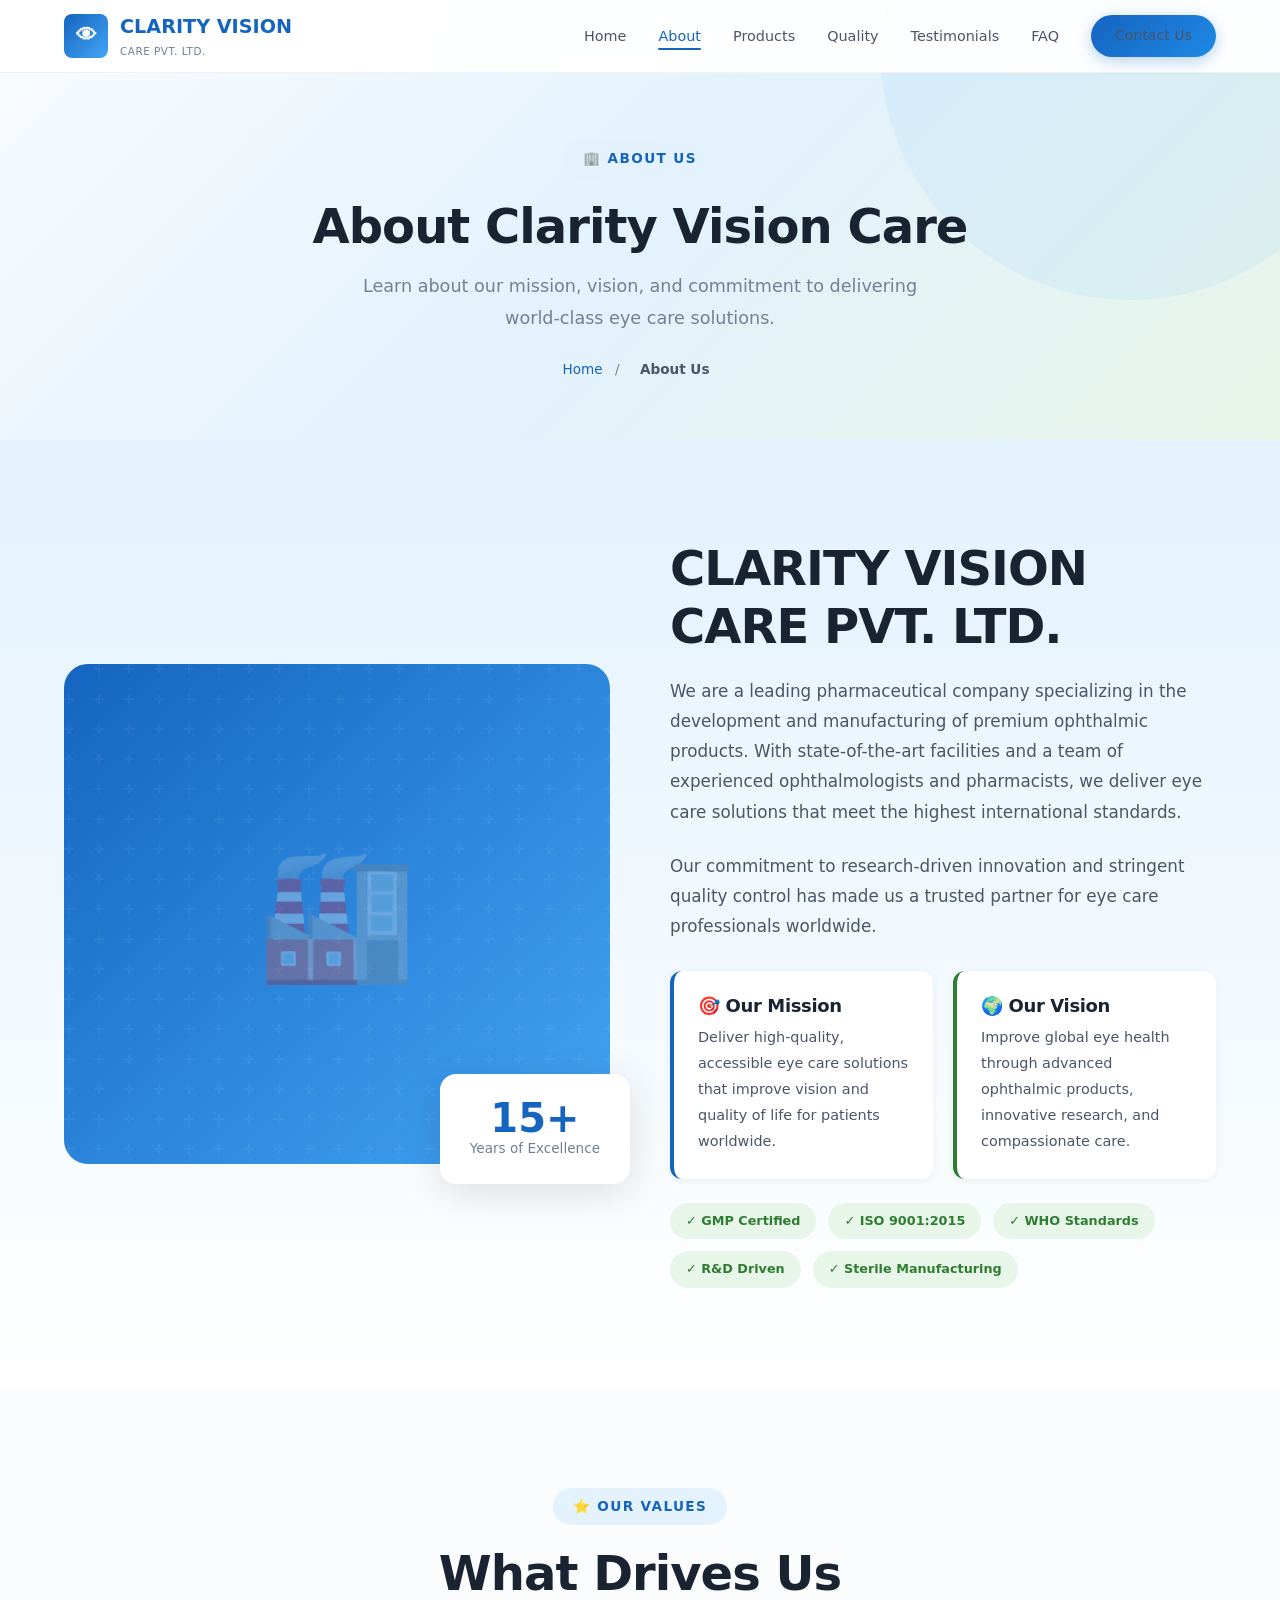
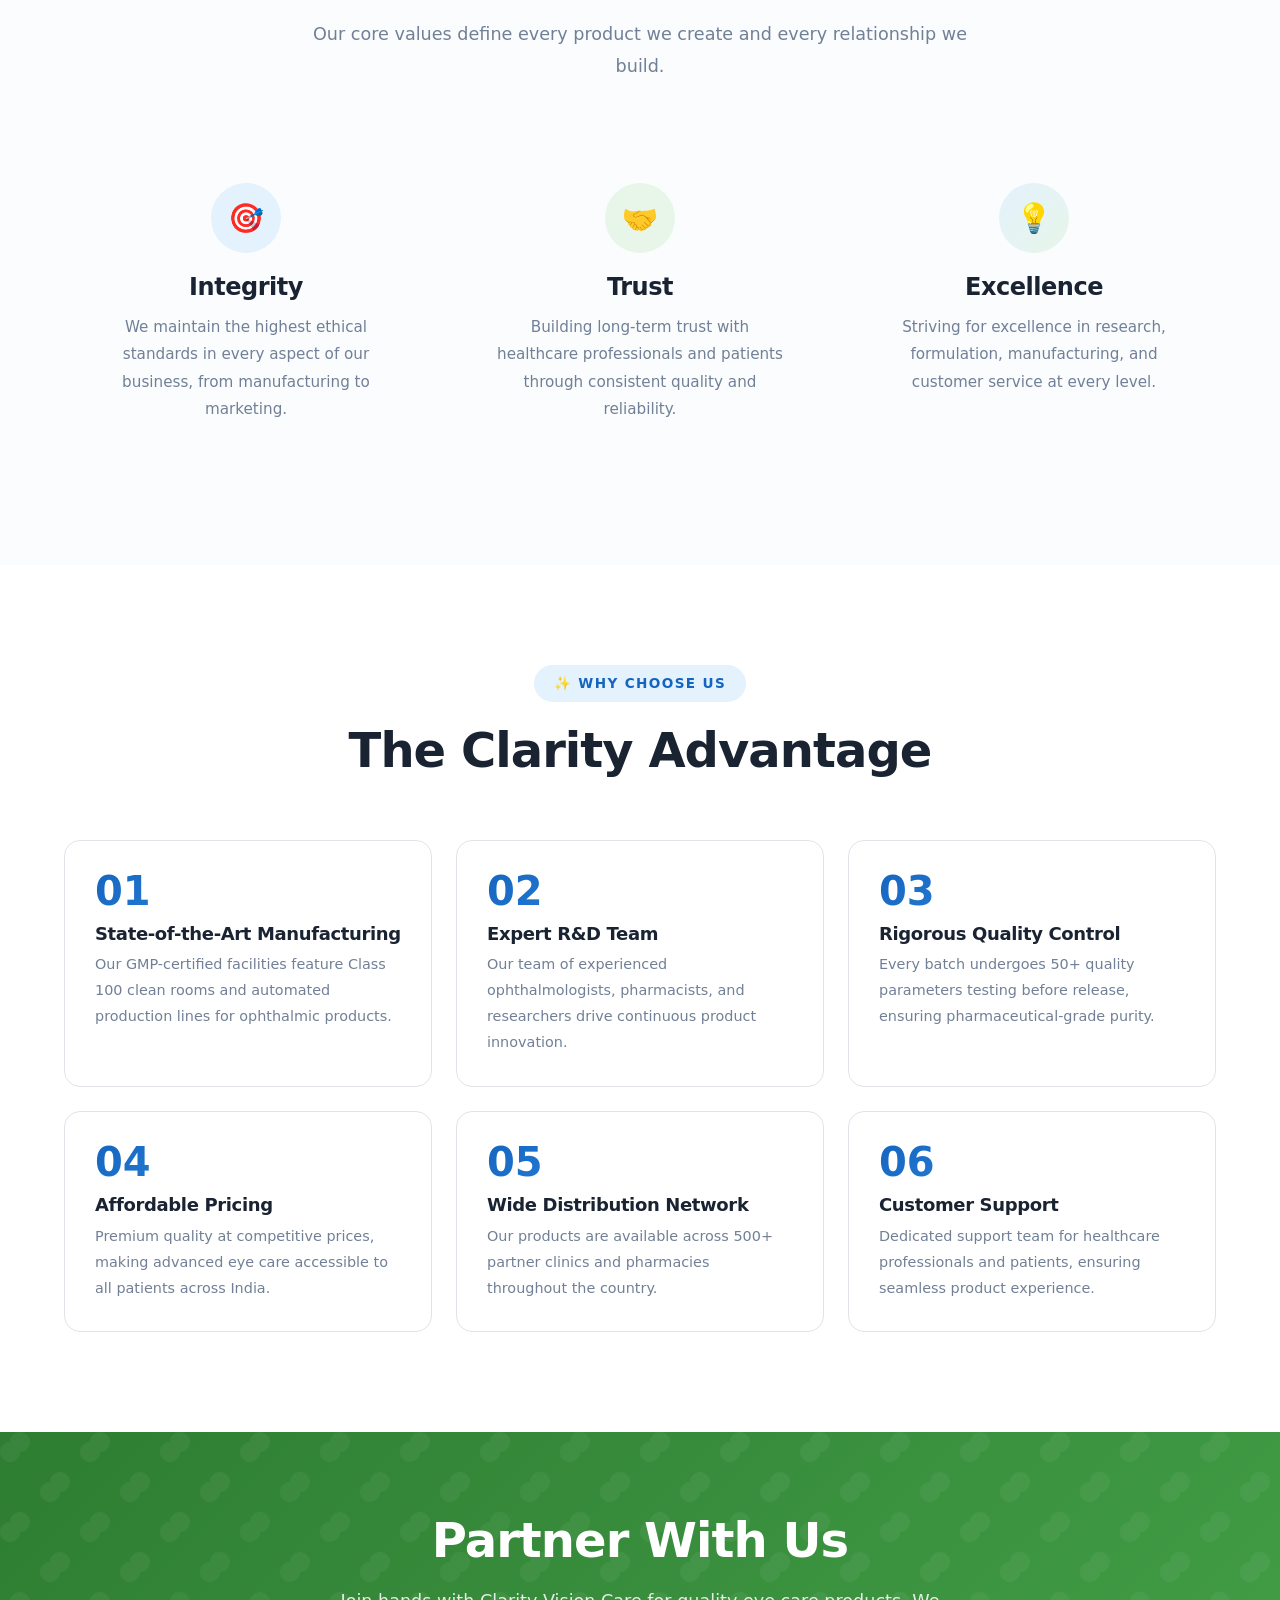
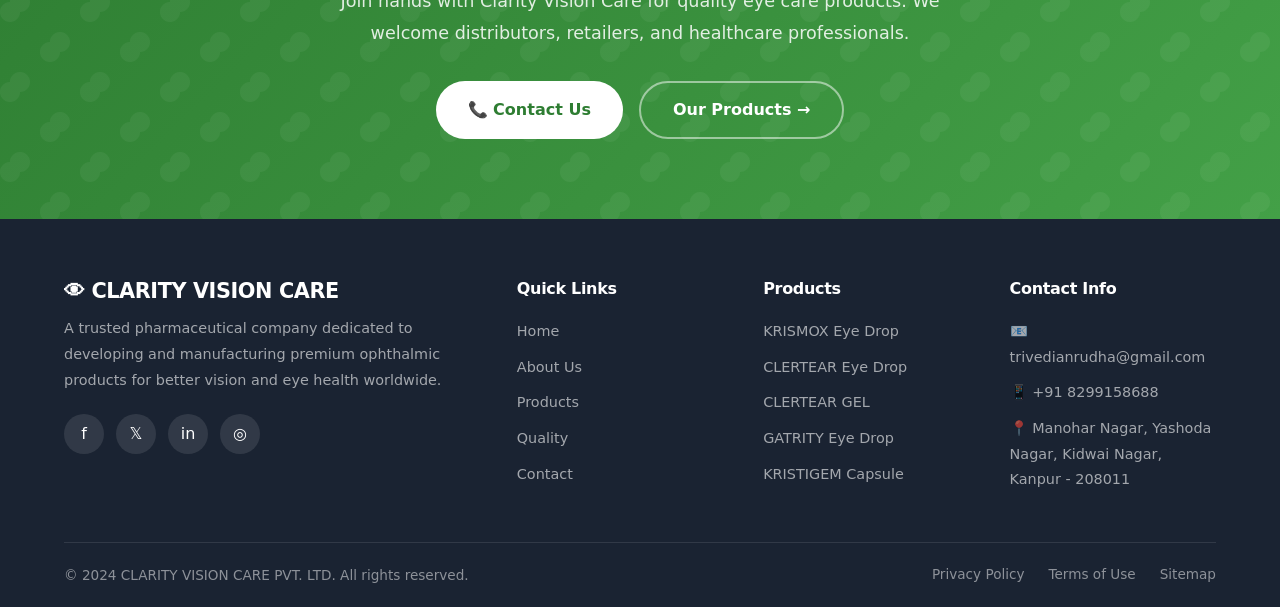
<file: about.html>
<!DOCTYPE html>
<html lang="en">
<head>
    <meta charset="UTF-8">
    <meta name="viewport" content="width=device-width, initial-scale=1.0">
    <title>About Us | CLARITY VISION CARE PVT. LTD.</title>
    <link rel="stylesheet" href="style.css">
</head>
<body>

    <!-- NAVBAR -->
    <nav class="navbar" id="navbar">
        <div class="nav-container">
            <a href="index.html" class="nav-logo">
                <div class="nav-logo-icon">👁</div>
                <div class="nav-logo-text">CLARITY VISION<span>Care Pvt. Ltd.</span></div>
            </a>
            <ul class="nav-links" id="navLinks">
                <li><a href="index.html">Home</a></li>
                <li><a href="about.html" class="active-link">About</a></li>
                <li><a href="products.html">Products</a></li>
                <li><a href="quality.html">Quality</a></li>
                <li><a href="testimonials.html">Testimonials</a></li>
                <li><a href="faq.html">FAQ</a></li>
                <li><a href="contact.html" class="btn btn-primary nav-cta">Contact Us</a></li>
            </ul>
            <button class="mobile-toggle" id="mobileToggle" aria-label="Toggle menu">
                <span></span><span></span><span></span>
            </button>
        </div>
    </nav>

    <!-- PAGE HERO -->
    <section class="page-hero">
        <div class="container">
            <div class="page-hero-content">
                <div class="section-label">🏢 About Us</div>
                <h1 class="page-hero-title">About Clarity Vision Care</h1>
                <p class="page-hero-subtitle">Learn about our mission, vision, and commitment to delivering world-class eye care solutions.</p>
                <div class="breadcrumb">
                    <a href="index.html">Home</a> <span>/</span> <span class="current">About Us</span>
                </div>
            </div>
        </div>
    </section>

    <!-- ABOUT SECTION -->
    <section class="about section-padding">
        <div class="container">
            <div class="about-grid">
                <div class="about-image animate-on-scroll">
                    <div class="about-image-main">
                        <div class="about-lab-icon">🏭</div>
                    </div>
                    <div class="about-experience-badge">
                        <div class="number">15+</div>
                        <div class="label">Years of Excellence</div>
                    </div>
                </div>
                <div class="about-content animate-on-scroll">
                    <h2 class="section-title">CLARITY VISION CARE PVT. LTD.</h2>
                    <p>We are a leading pharmaceutical company specializing in the development and manufacturing of premium ophthalmic products. With state-of-the-art facilities and a team of experienced ophthalmologists and pharmacists, we deliver eye care solutions that meet the highest international standards.</p>
                    <p>Our commitment to research-driven innovation and stringent quality control has made us a trusted partner for eye care professionals worldwide.</p>
                    <div class="about-mission-vision">
                        <div class="mv-card mission">
                            <h4>🎯 Our Mission</h4>
                            <p>Deliver high-quality, accessible eye care solutions that improve vision and quality of life for patients worldwide.</p>
                        </div>
                        <div class="mv-card vision">
                            <h4>🌍 Our Vision</h4>
                            <p>Improve global eye health through advanced ophthalmic products, innovative research, and compassionate care.</p>
                        </div>
                    </div>
                    <div class="about-features">
                        <span class="about-feature-tag">✓ GMP Certified</span>
                        <span class="about-feature-tag">✓ ISO 9001:2015</span>
                        <span class="about-feature-tag">✓ WHO Standards</span>
                        <span class="about-feature-tag">✓ R&D Driven</span>
                        <span class="about-feature-tag">✓ Sterile Manufacturing</span>
                    </div>
                </div>
            </div>
        </div>
    </section>

    <!-- VALUES SECTION -->
    <section class="section-padding" style="background:var(--off-white)">
        <div class="container">
            <div class="section-header animate-on-scroll">
                <div class="section-label">⭐ Our Values</div>
                <h2 class="section-title">What Drives Us</h2>
                <p class="section-subtitle">Our core values define every product we create and every relationship we build.</p>
            </div>
            <div class="commitment-grid">
                <div class="commitment-card animate-on-scroll">
                    <div class="commitment-icon blue">🎯</div>
                    <h3>Integrity</h3>
                    <p>We maintain the highest ethical standards in every aspect of our business, from manufacturing to marketing.</p>
                </div>
                <div class="commitment-card animate-on-scroll">
                    <div class="commitment-icon green">🤝</div>
                    <h3>Trust</h3>
                    <p>Building long-term trust with healthcare professionals and patients through consistent quality and reliability.</p>
                </div>
                <div class="commitment-card animate-on-scroll">
                    <div class="commitment-icon teal">💡</div>
                    <h3>Excellence</h3>
                    <p>Striving for excellence in research, formulation, manufacturing, and customer service at every level.</p>
                </div>
            </div>
        </div>
    </section>

    <!-- WHY CHOOSE US -->
    <section class="section-padding">
        <div class="container">
            <div class="section-header animate-on-scroll">
                <div class="section-label">✨ Why Choose Us</div>
                <h2 class="section-title">The Clarity Advantage</h2>
            </div>
            <div class="quality-features-grid animate-on-scroll">
                <div class="why-card">
                    <div class="why-number">01</div>
                    <h4>State-of-the-Art Manufacturing</h4>
                    <p>Our GMP-certified facilities feature Class 100 clean rooms and automated production lines for ophthalmic products.</p>
                </div>
                <div class="why-card">
                    <div class="why-number">02</div>
                    <h4>Expert R&D Team</h4>
                    <p>Our team of experienced ophthalmologists, pharmacists, and researchers drive continuous product innovation.</p>
                </div>
                <div class="why-card">
                    <div class="why-number">03</div>
                    <h4>Rigorous Quality Control</h4>
                    <p>Every batch undergoes 50+ quality parameters testing before release, ensuring pharmaceutical-grade purity.</p>
                </div>
                <div class="why-card">
                    <div class="why-number">04</div>
                    <h4>Affordable Pricing</h4>
                    <p>Premium quality at competitive prices, making advanced eye care accessible to all patients across India.</p>
                </div>
                <div class="why-card">
                    <div class="why-number">05</div>
                    <h4>Wide Distribution Network</h4>
                    <p>Our products are available across 500+ partner clinics and pharmacies throughout the country.</p>
                </div>
                <div class="why-card">
                    <div class="why-number">06</div>
                    <h4>Customer Support</h4>
                    <p>Dedicated support team for healthcare professionals and patients, ensuring seamless product experience.</p>
                </div>
            </div>
        </div>
    </section>

    <!-- CTA -->
    <section class="cta-section">
        <div class="container">
            <div class="cta-content animate-on-scroll">
                <h2>Partner With Us</h2>
                <p>Join hands with Clarity Vision Care for quality eye care products. We welcome distributors, retailers, and healthcare professionals.</p>
                <div class="cta-buttons">
                    <a href="contact.html" class="cta-btn-white">📞 Contact Us</a>
                    <a href="products.html" class="cta-btn-outline">Our Products →</a>
                </div>
            </div>
        </div>
    </section>

    <!-- FOOTER -->
    <footer class="footer">
        <div class="container">
            <div class="footer-grid">
                <div class="footer-brand">
                    <h3>👁 CLARITY VISION CARE</h3>
                    <p>A trusted pharmaceutical company dedicated to developing and manufacturing premium ophthalmic products for better vision and eye health worldwide.</p>
                    <div class="footer-social">
                        <a href="#">f</a><a href="#">𝕏</a><a href="#">in</a><a href="#">◎</a>
                    </div>
                </div>
                <div class="footer-column">
                    <h4>Quick Links</h4>
                    <ul>
                        <li><a href="index.html">Home</a></li>
                        <li><a href="about.html">About Us</a></li>
                        <li><a href="products.html">Products</a></li>
                        <li><a href="quality.html">Quality</a></li>
                        <li><a href="contact.html">Contact</a></li>
                    </ul>
                </div>
                <div class="footer-column">
                    <h4>Products</h4>
                    <ul>
                        <li><a href="products.html">KRISMOX Eye Drop</a></li>
                        <li><a href="products.html">CLERTEAR Eye Drop</a></li>
                        <li><a href="products.html">CLERTEAR GEL</a></li>
                        <li><a href="products.html">GATRITY Eye Drop</a></li>
                        <li><a href="products.html">KRISTIGEM Capsule</a></li>
                    </ul>
                </div>
                <div class="footer-column">
                    <h4>Contact Info</h4>
                    <ul>
                        <li><a href="mailto:trivedianrudha@gmail.com">📧 trivedianrudha@gmail.com</a></li>
                        <li><a href="tel:+918299158688">📱 +91 8299158688</a></li>
                        <li><a href="contact.html">📍 Manohar Nagar, Yashoda Nagar, Kidwai Nagar, Kanpur - 208011</a></li>
                    </ul>
                </div>
            </div>
            <div class="footer-bottom">
                <p>© 2024 CLARITY VISION CARE PVT. LTD. All rights reserved.</p>
                <div class="footer-bottom-links">
                    <a href="#">Privacy Policy</a><a href="#">Terms of Use</a><a href="#">Sitemap</a>
                </div>
            </div>
        </div>
    </footer>

    <button class="back-to-top" id="backToTop" onclick="window.scrollTo({top:0,behavior:'smooth'})">↑</button>
    <script src="script.js"></script>
</body>
</html>
</file>
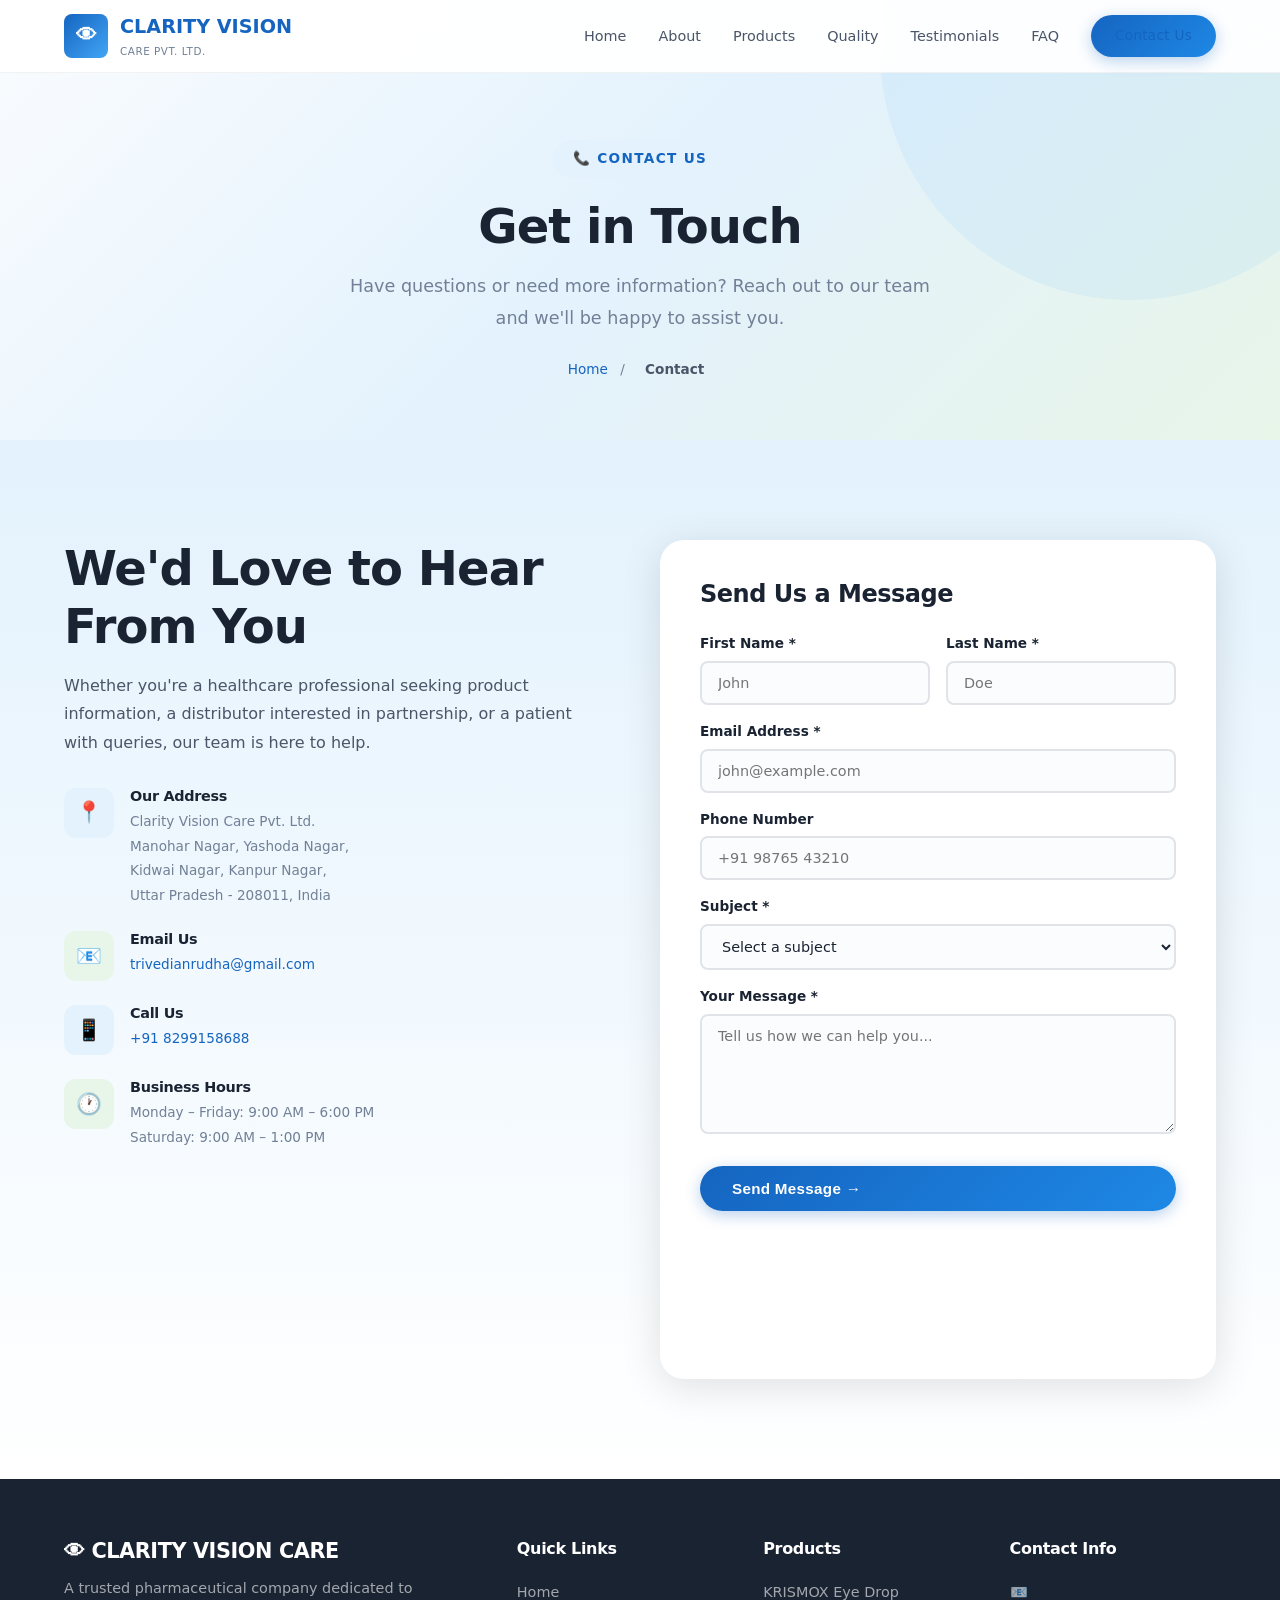
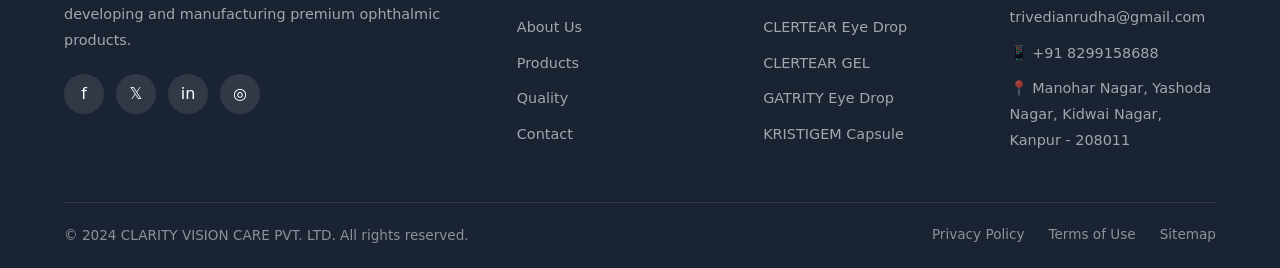
<file: contact.html>
<!DOCTYPE html>
<html lang="en">
<head>
    <meta charset="UTF-8">
    <meta name="viewport" content="width=device-width, initial-scale=1.0">
    <title>Contact Us | CLARITY VISION CARE PVT. LTD.</title>
    <link rel="stylesheet" href="style.css">
</head>
<body>

    <!-- NAVBAR -->
    <nav class="navbar" id="navbar">
        <div class="nav-container">
            <a href="index.html" class="nav-logo">
                <div class="nav-logo-icon">👁</div>
                <div class="nav-logo-text">CLARITY VISION<span>Care Pvt. Ltd.</span></div>
            </a>
            <ul class="nav-links" id="navLinks">
                <li><a href="index.html">Home</a></li>
                <li><a href="about.html">About</a></li>
                <li><a href="products.html">Products</a></li>
                <li><a href="quality.html">Quality</a></li>
                <li><a href="testimonials.html">Testimonials</a></li>
                <li><a href="faq.html">FAQ</a></li>
                <li><a href="contact.html" class="btn btn-primary nav-cta active-link">Contact Us</a></li>
            </ul>
            <button class="mobile-toggle" id="mobileToggle" aria-label="Toggle menu">
                <span></span><span></span><span></span>
            </button>
        </div>
    </nav>

    <!-- PAGE HERO -->
    <section class="page-hero">
        <div class="container">
            <div class="page-hero-content">
                <div class="section-label">📞 Contact Us</div>
                <h1 class="page-hero-title">Get in Touch</h1>
                <p class="page-hero-subtitle">Have questions or need more information? Reach out to our team and we'll be happy to assist you.</p>
                <div class="breadcrumb">
                    <a href="index.html">Home</a> <span>/</span> <span class="current">Contact</span>
                </div>
            </div>
        </div>
    </section>

    <!-- CONTACT SECTION -->
    <section class="contact section-padding">
        <div class="container">
            <div class="contact-grid">
                <div class="contact-info animate-on-scroll">
                    <h2>We'd Love to Hear From You</h2>
                    <p>Whether you're a healthcare professional seeking product information, a distributor interested in partnership, or a patient with queries, our team is here to help.</p>

                    <div class="contact-detail">
                        <div class="contact-detail-icon blue">📍</div>
                        <div>
                            <h4>Our Address</h4>
                            <p>Clarity Vision Care Pvt. Ltd.<br>Manohar Nagar, Yashoda Nagar,<br>Kidwai Nagar, Kanpur Nagar,<br>Uttar Pradesh - 208011, India</p>
                        </div>
                    </div>

                    <div class="contact-detail">
                        <div class="contact-detail-icon green">📧</div>
                        <div>
                            <h4>Email Us</h4>
                            <p><a href="mailto:trivedianrudha@gmail.com" style="color:var(--primary-blue)">trivedianrudha@gmail.com</a></p>
                        </div>
                    </div>

                    <div class="contact-detail">
                        <div class="contact-detail-icon blue">📱</div>
                        <div>
                            <h4>Call Us</h4>
                            <p><a href="tel:+918299158688" style="color:var(--primary-blue)">+91 8299158688</a></p>
                        </div>
                    </div>

                    <div class="contact-detail">
                        <div class="contact-detail-icon green">🕐</div>
                        <div>
                            <h4>Business Hours</h4>
                            <p>Monday – Friday: 9:00 AM – 6:00 PM<br>Saturday: 9:00 AM – 1:00 PM</p>
                        </div>
                    </div>

                    <div class="contact-map">
                        <iframe 
                            src="https://www.google.com/maps/embed?pb=!1m18!1m12!1m3!1d3571.5!2d80.32!3d26.45!2m3!1f0!2f0!3f0!3m2!1i1024!2i768!4f13.1!3m3!1m2!1s0x0%3A0x0!2sKidwai+Nagar+Kanpur!5e0!3m2!1sen!2sin!4v1" 
                            width="100%" 
                            height="200" 
                            style="border:0;border-radius:16px;" 
                            allowfullscreen="" 
                            loading="lazy"
                            referrerpolicy="no-referrer-when-downgrade">
                        </iframe>
                    </div>
                </div>

                <div class="contact-form-wrapper animate-on-scroll">
                    <h3>Send Us a Message</h3>
                    <form id="contactForm" onsubmit="handleSubmit(event)">
                        <div class="form-row">
                            <div class="form-group">
                                <label for="firstName">First Name *</label>
                                <input type="text" id="firstName" placeholder="John" required>
                            </div>
                            <div class="form-group">
                                <label for="lastName">Last Name *</label>
                                <input type="text" id="lastName" placeholder="Doe" required>
                            </div>
                        </div>
                        <div class="form-group">
                            <label for="email">Email Address *</label>
                            <input type="email" id="email" placeholder="john@example.com" required>
                        </div>
                        <div class="form-group">
                            <label for="phone">Phone Number</label>
                            <input type="tel" id="phone" placeholder="+91 98765 43210">
                        </div>
                        <div class="form-group">
                            <label for="subject">Subject *</label>
                            <select id="subject" required>
                                <option value="">Select a subject</option>
                                <option value="product">Product Inquiry</option>
                                <option value="distribution">Distribution Partnership</option>
                                <option value="medical">Medical Information</option>
                                <option value="careers">Careers</option>
                                <option value="other">Other</option>
                            </select>
                        </div>
                        <div class="form-group">
                            <label for="message">Your Message *</label>
                            <textarea id="message" placeholder="Tell us how we can help you..." required></textarea>
                        </div>
                        <button type="submit" class="btn btn-primary form-submit">Send Message →</button>
                    </form>
                </div>
            </div>
        </div>
    </section>

    <!-- FOOTER -->
    <footer class="footer">
        <div class="container">
            <div class="footer-grid">
                <div class="footer-brand">
                    <h3>👁 CLARITY VISION CARE</h3>
                    <p>A trusted pharmaceutical company dedicated to developing and manufacturing premium ophthalmic products.</p>
                    <div class="footer-social"><a href="#">f</a><a href="#">𝕏</a><a href="#">in</a><a href="#">◎</a></div>
                </div>
                <div class="footer-column"><h4>Quick Links</h4><ul><li><a href="index.html">Home</a></li><li><a href="about.html">About Us</a></li><li><a href="products.html">Products</a></li><li><a href="quality.html">Quality</a></li><li><a href="contact.html">Contact</a></li></ul></div>
                <div class="footer-column"><h4>Products</h4><ul><li><a href="products.html">KRISMOX Eye Drop</a></li><li><a href="products.html">CLERTEAR Eye Drop</a></li><li><a href="products.html">CLERTEAR GEL</a></li><li><a href="products.html">GATRITY Eye Drop</a></li><li><a href="products.html">KRISTIGEM Capsule</a></li></ul></div>
                <div class="footer-column"><h4>Contact Info</h4><ul><li><a href="mailto:trivedianrudha@gmail.com">📧 trivedianrudha@gmail.com</a></li><li><a href="tel:+918299158688">📱 +91 8299158688</a></li><li><a href="contact.html">📍 Manohar Nagar, Yashoda Nagar, Kidwai Nagar, Kanpur - 208011</a></li></ul></div>
            </div>
            <div class="footer-bottom">
                <p>© 2024 CLARITY VISION CARE PVT. LTD. All rights reserved.</p>
                <div class="footer-bottom-links"><a href="#">Privacy Policy</a><a href="#">Terms of Use</a><a href="#">Sitemap</a></div>
            </div>
        </div>
    </footer>

    <button class="back-to-top" id="backToTop" onclick="window.scrollTo({top:0,behavior:'smooth'})">↑</button>
    <script src="script.js"></script>
</body>
</html>
</file>
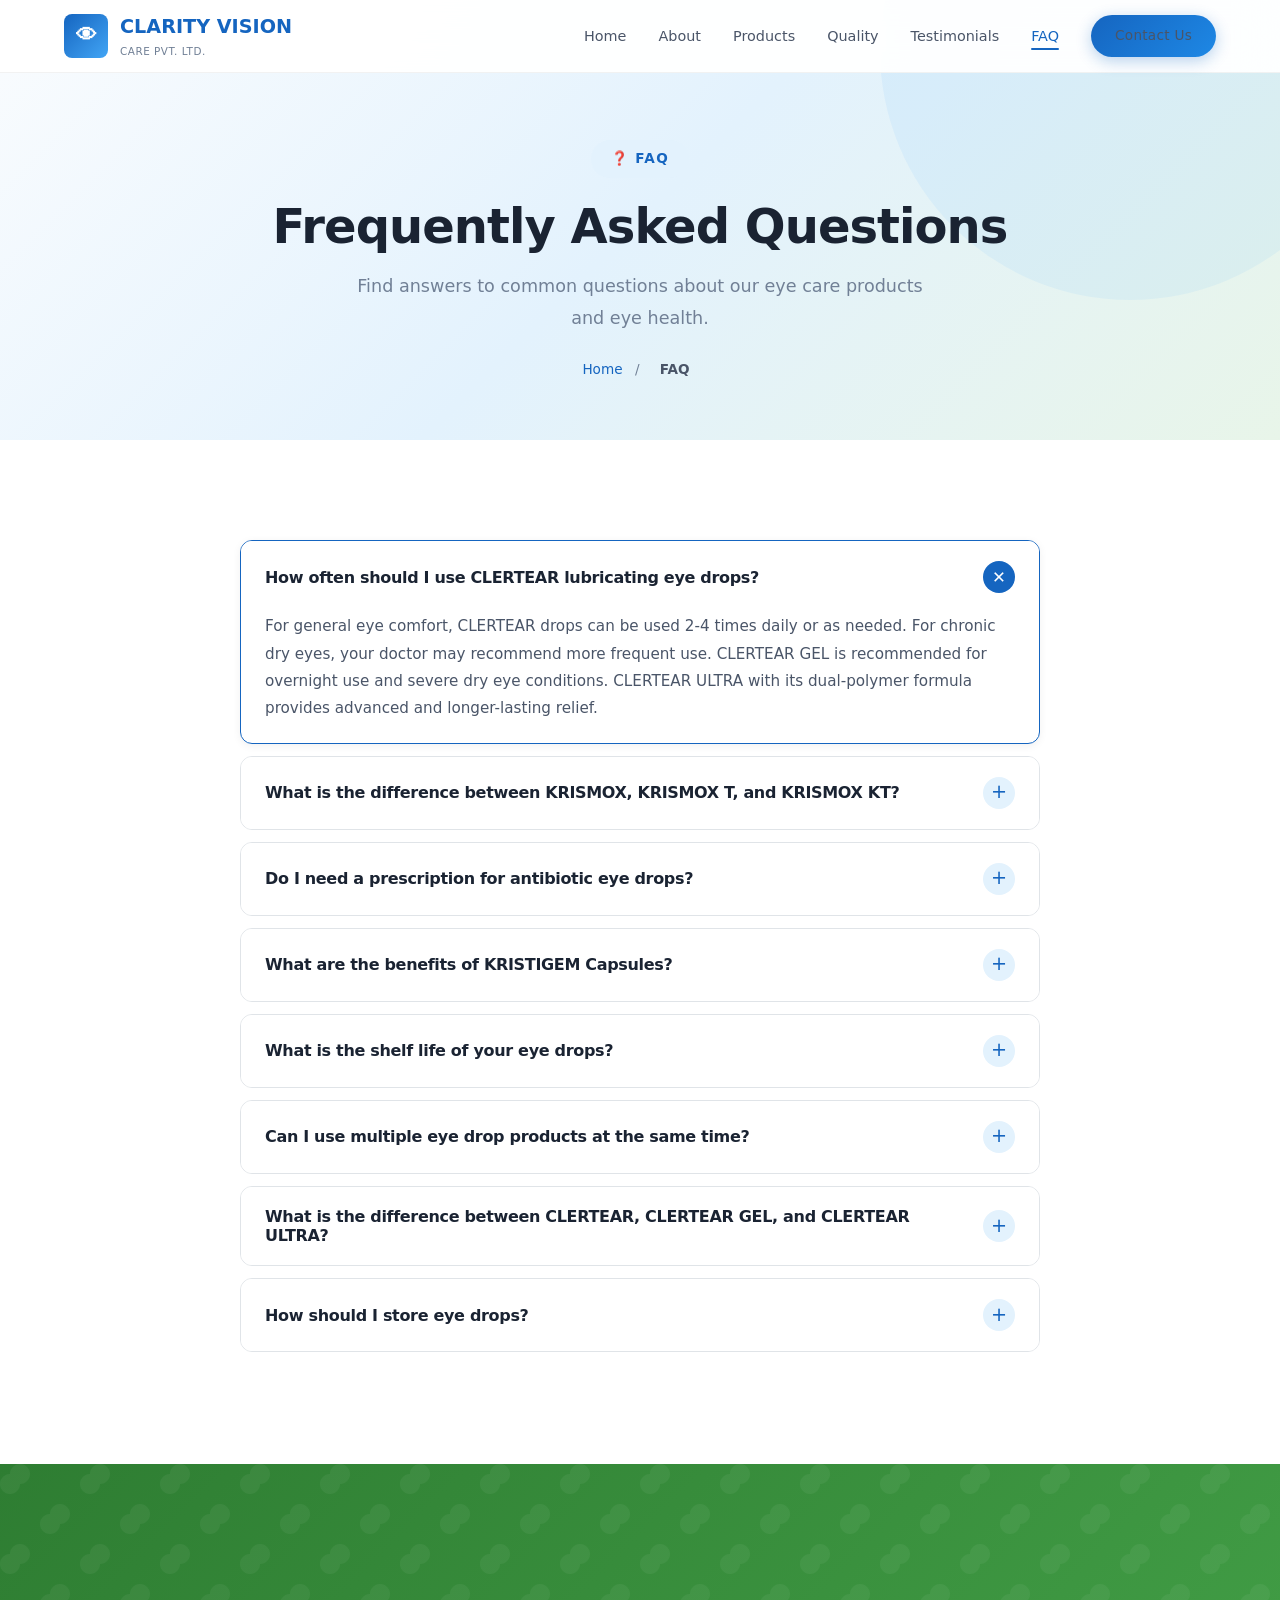
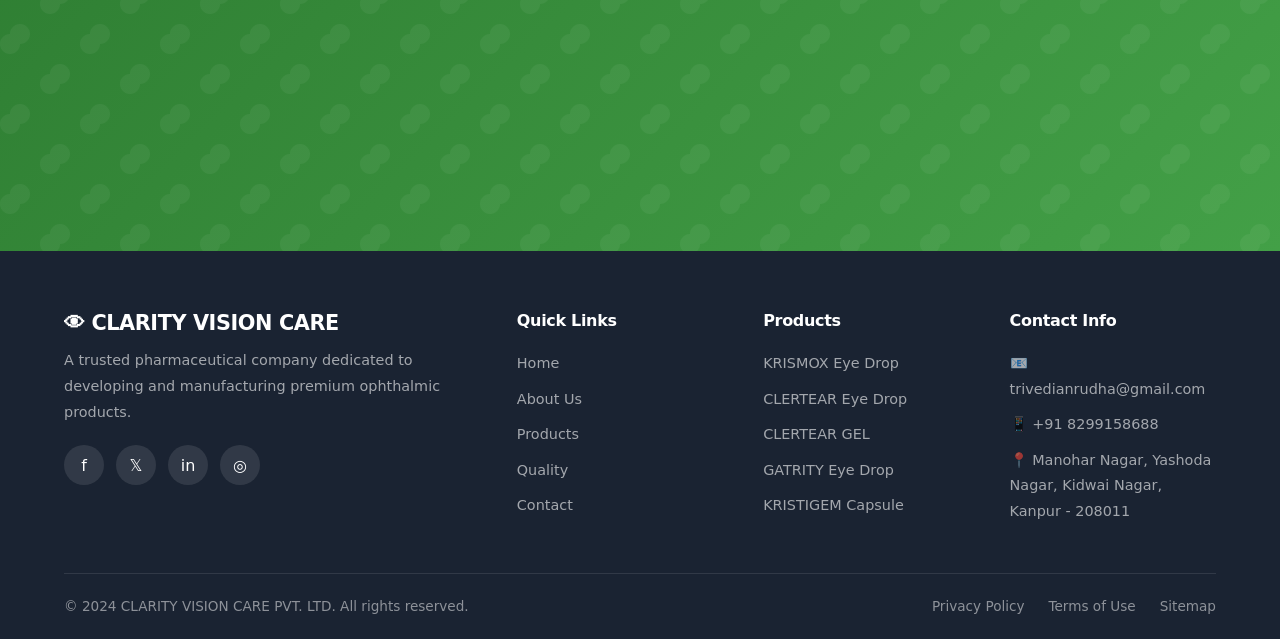
<file: faq.html>
<!DOCTYPE html>
<html lang="en">
<head>
    <meta charset="UTF-8">
    <meta name="viewport" content="width=device-width, initial-scale=1.0">
    <title>FAQ | CLARITY VISION CARE PVT. LTD.</title>
    <link rel="stylesheet" href="style.css">
</head>
<body>

    <!-- NAVBAR -->
    <nav class="navbar" id="navbar">
        <div class="nav-container">
            <a href="index.html" class="nav-logo">
                <div class="nav-logo-icon">👁</div>
                <div class="nav-logo-text">CLARITY VISION<span>Care Pvt. Ltd.</span></div>
            </a>
            <ul class="nav-links" id="navLinks">
                <li><a href="index.html">Home</a></li>
                <li><a href="about.html">About</a></li>
                <li><a href="products.html">Products</a></li>
                <li><a href="quality.html">Quality</a></li>
                <li><a href="testimonials.html">Testimonials</a></li>
                <li><a href="faq.html" class="active-link">FAQ</a></li>
                <li><a href="contact.html" class="btn btn-primary nav-cta">Contact Us</a></li>
            </ul>
            <button class="mobile-toggle" id="mobileToggle" aria-label="Toggle menu">
                <span></span><span></span><span></span>
            </button>
        </div>
    </nav>

    <!-- PAGE HERO -->
    <section class="page-hero">
        <div class="container">
            <div class="page-hero-content">
                <div class="section-label">❓ FAQ</div>
                <h1 class="page-hero-title">Frequently Asked Questions</h1>
                <p class="page-hero-subtitle">Find answers to common questions about our eye care products and eye health.</p>
                <div class="breadcrumb">
                    <a href="index.html">Home</a> <span>/</span> <span class="current">FAQ</span>
                </div>
            </div>
        </div>
    </section>

    <!-- FAQ SECTION -->
    <section class="faq section-padding">
        <div class="container">
            <div class="faq-container">
                <div class="faq-item active animate-on-scroll">
                    <div class="faq-question" onclick="toggleFaq(this)">
                        <h4>How often should I use CLERTEAR lubricating eye drops?</h4>
                        <div class="faq-toggle">+</div>
                    </div>
                    <div class="faq-answer">
                        <div class="faq-answer-content">For general eye comfort, CLERTEAR drops can be used 2-4 times daily or as needed. For chronic dry eyes, your doctor may recommend more frequent use. CLERTEAR GEL is recommended for overnight use and severe dry eye conditions. CLERTEAR ULTRA with its dual-polymer formula provides advanced and longer-lasting relief.</div>
                    </div>
                </div>

                <div class="faq-item animate-on-scroll">
                    <div class="faq-question" onclick="toggleFaq(this)">
                        <h4>What is the difference between KRISMOX, KRISMOX T, and KRISMOX KT?</h4>
                        <div class="faq-toggle">+</div>
                    </div>
                    <div class="faq-answer">
                        <div class="faq-answer-content">KRISMOX contains Moxifloxacin alone for bacterial infections. KRISMOX T combines Moxifloxacin with Tobramycin for enhanced dual-antibiotic coverage against resistant bacteria. KRISMOX KT combines Moxifloxacin with Ketorolac (an NSAID) for conditions where both infection and inflammation need to be treated simultaneously, such as post-operative care.</div>
                    </div>
                </div>

                <div class="faq-item animate-on-scroll">
                    <div class="faq-question" onclick="toggleFaq(this)">
                        <h4>Do I need a prescription for antibiotic eye drops?</h4>
                        <div class="faq-toggle">+</div>
                    </div>
                    <div class="faq-answer">
                        <div class="faq-answer-content">Yes, KRISMOX, KRISMOX T, KRISMOX KT, and GATRITY are prescription-only medications. These antibiotic eye drops should only be used under the guidance and supervision of a licensed ophthalmologist. Self-medication with antibiotics can lead to resistance.</div>
                    </div>
                </div>

                <div class="faq-item animate-on-scroll">
                    <div class="faq-question" onclick="toggleFaq(this)">
                        <h4>What are the benefits of KRISTIGEM Capsules?</h4>
                        <div class="faq-toggle">+</div>
                    </div>
                    <div class="faq-answer">
                        <div class="faq-answer-content">KRISTIGEM Capsules contain a comprehensive blend of eye-supporting nutrients including Omega-3 Fatty Acids (EPA & DHA), Lutein, Zeaxanthin, and Astaxanthin. These nutrients help protect against age-related macular degeneration (AMD), reduce blue light damage, support retinal health, and provide powerful antioxidant protection for overall eye wellness.</div>
                    </div>
                </div>

                <div class="faq-item animate-on-scroll">
                    <div class="faq-question" onclick="toggleFaq(this)">
                        <h4>What is the shelf life of your eye drops?</h4>
                        <div class="faq-toggle">+</div>
                    </div>
                    <div class="faq-answer">
                        <div class="faq-answer-content">Unopened products have a shelf life of 24 months from the date of manufacture. Once opened, most eye drops should be used within 28 days (4 weeks) and then discarded to maintain sterility. Always check the label for specific storage instructions.</div>
                    </div>
                </div>

                <div class="faq-item animate-on-scroll">
                    <div class="faq-question" onclick="toggleFaq(this)">
                        <h4>Can I use multiple eye drop products at the same time?</h4>
                        <div class="faq-toggle">+</div>
                    </div>
                    <div class="faq-answer">
                        <div class="faq-answer-content">If your doctor has prescribed multiple eye drops, wait at least 5-10 minutes between applying different products. This allows each medication to be properly absorbed. Always follow your ophthalmologist's instructions regarding the order and timing of application.</div>
                    </div>
                </div>

                <div class="faq-item animate-on-scroll">
                    <div class="faq-question" onclick="toggleFaq(this)">
                        <h4>What is the difference between CLERTEAR, CLERTEAR GEL, and CLERTEAR ULTRA?</h4>
                        <div class="faq-toggle">+</div>
                    </div>
                    <div class="faq-answer">
                        <div class="faq-answer-content">CLERTEAR (CMC 0.5%) is ideal for mild to moderate dry eyes and daily use. CLERTEAR GEL (CMC 1%) has double the concentration for severe dry eyes and overnight protection. CLERTEAR ULTRA uses a completely different dual-polymer system (PEG 400 + Propylene Glycol) for advanced multi-layered tear film protection, ideal for patients who don't respond to standard lubricants.</div>
                    </div>
                </div>

                <div class="faq-item animate-on-scroll">
                    <div class="faq-question" onclick="toggleFaq(this)">
                        <h4>How should I store eye drops?</h4>
                        <div class="faq-toggle">+</div>
                    </div>
                    <div class="faq-answer">
                        <div class="faq-answer-content">Store eye drops in a cool, dry place away from direct sunlight. Most eye drops should be stored below 25°C. Do not freeze. Keep the cap tightly closed after each use. Do not touch the dropper tip to any surface to maintain sterility. Keep out of reach of children.</div>
                    </div>
                </div>
            </div>
        </div>
    </section>

    <!-- CTA -->
    <section class="cta-section">
        <div class="container">
            <div class="cta-content animate-on-scroll">
                <h2>Still Have Questions?</h2>
                <p>Our team is always happy to help. Reach out for any product or general queries.</p>
                <div class="cta-buttons">
                    <a href="contact.html" class="cta-btn-white">📞 Contact Us</a>
                    <a href="products.html" class="cta-btn-outline">View Products →</a>
                </div>
            </div>
        </div>
    </section>

    <!-- FOOTER -->
    <footer class="footer">
        <div class="container">
            <div class="footer-grid">
                <div class="footer-brand">
                    <h3>👁 CLARITY VISION CARE</h3>
                    <p>A trusted pharmaceutical company dedicated to developing and manufacturing premium ophthalmic products.</p>
                    <div class="footer-social"><a href="#">f</a><a href="#">𝕏</a><a href="#">in</a><a href="#">◎</a></div>
                </div>
                <div class="footer-column"><h4>Quick Links</h4><ul><li><a href="index.html">Home</a></li><li><a href="about.html">About Us</a></li><li><a href="products.html">Products</a></li><li><a href="quality.html">Quality</a></li><li><a href="contact.html">Contact</a></li></ul></div>
                <div class="footer-column"><h4>Products</h4><ul><li><a href="products.html">KRISMOX Eye Drop</a></li><li><a href="products.html">CLERTEAR Eye Drop</a></li><li><a href="products.html">CLERTEAR GEL</a></li><li><a href="products.html">GATRITY Eye Drop</a></li><li><a href="products.html">KRISTIGEM Capsule</a></li></ul></div>
                <div class="footer-column"><h4>Contact Info</h4><ul><li><a href="mailto:trivedianrudha@gmail.com">📧 trivedianrudha@gmail.com</a></li><li><a href="tel:+918299158688">📱 +91 8299158688</a></li><li><a href="contact.html">📍 Manohar Nagar, Yashoda Nagar, Kidwai Nagar, Kanpur - 208011</a></li></ul></div>
            </div>
            <div class="footer-bottom">
                <p>© 2024 CLARITY VISION CARE PVT. LTD. All rights reserved.</p>
                <div class="footer-bottom-links"><a href="#">Privacy Policy</a><a href="#">Terms of Use</a><a href="#">Sitemap</a></div>
            </div>
        </div>
    </footer>

    <button class="back-to-top" id="backToTop" onclick="window.scrollTo({top:0,behavior:'smooth'})">↑</button>
    <script src="script.js"></script>
</body>
</html>
</file>
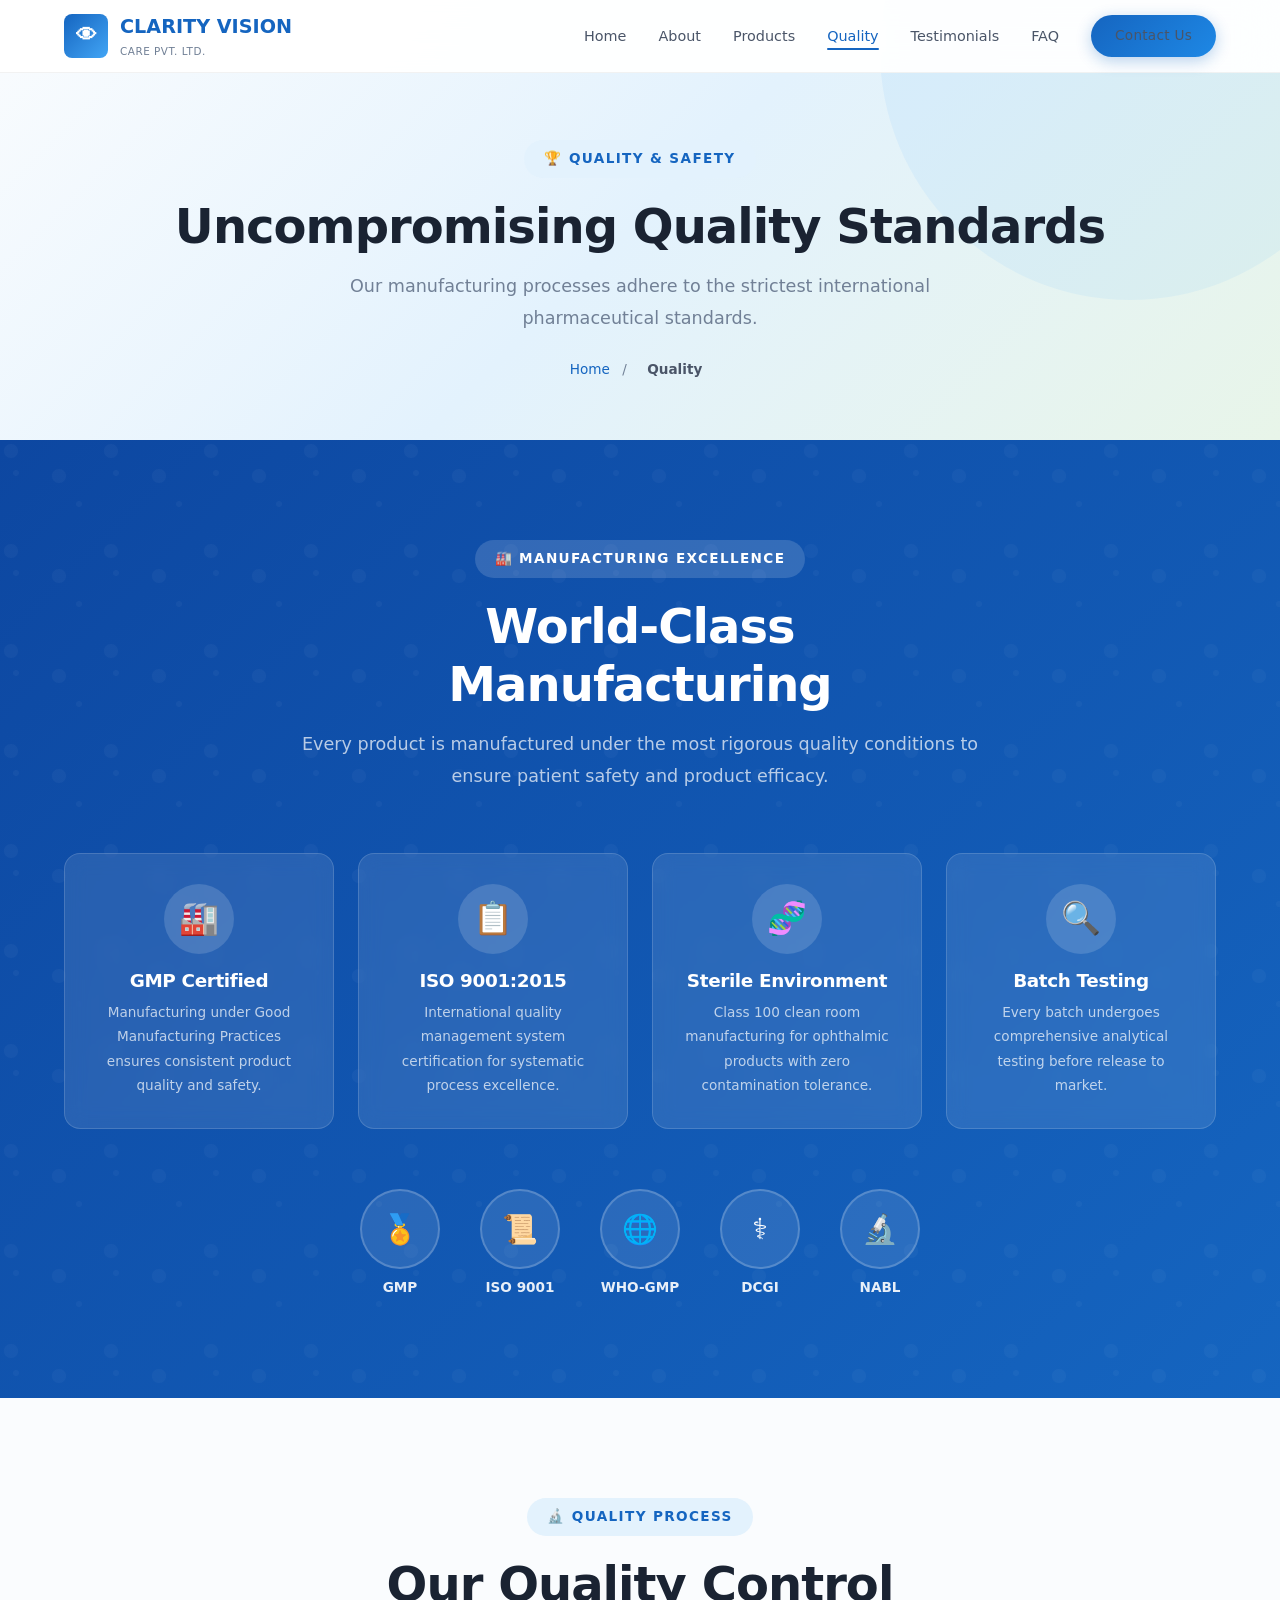
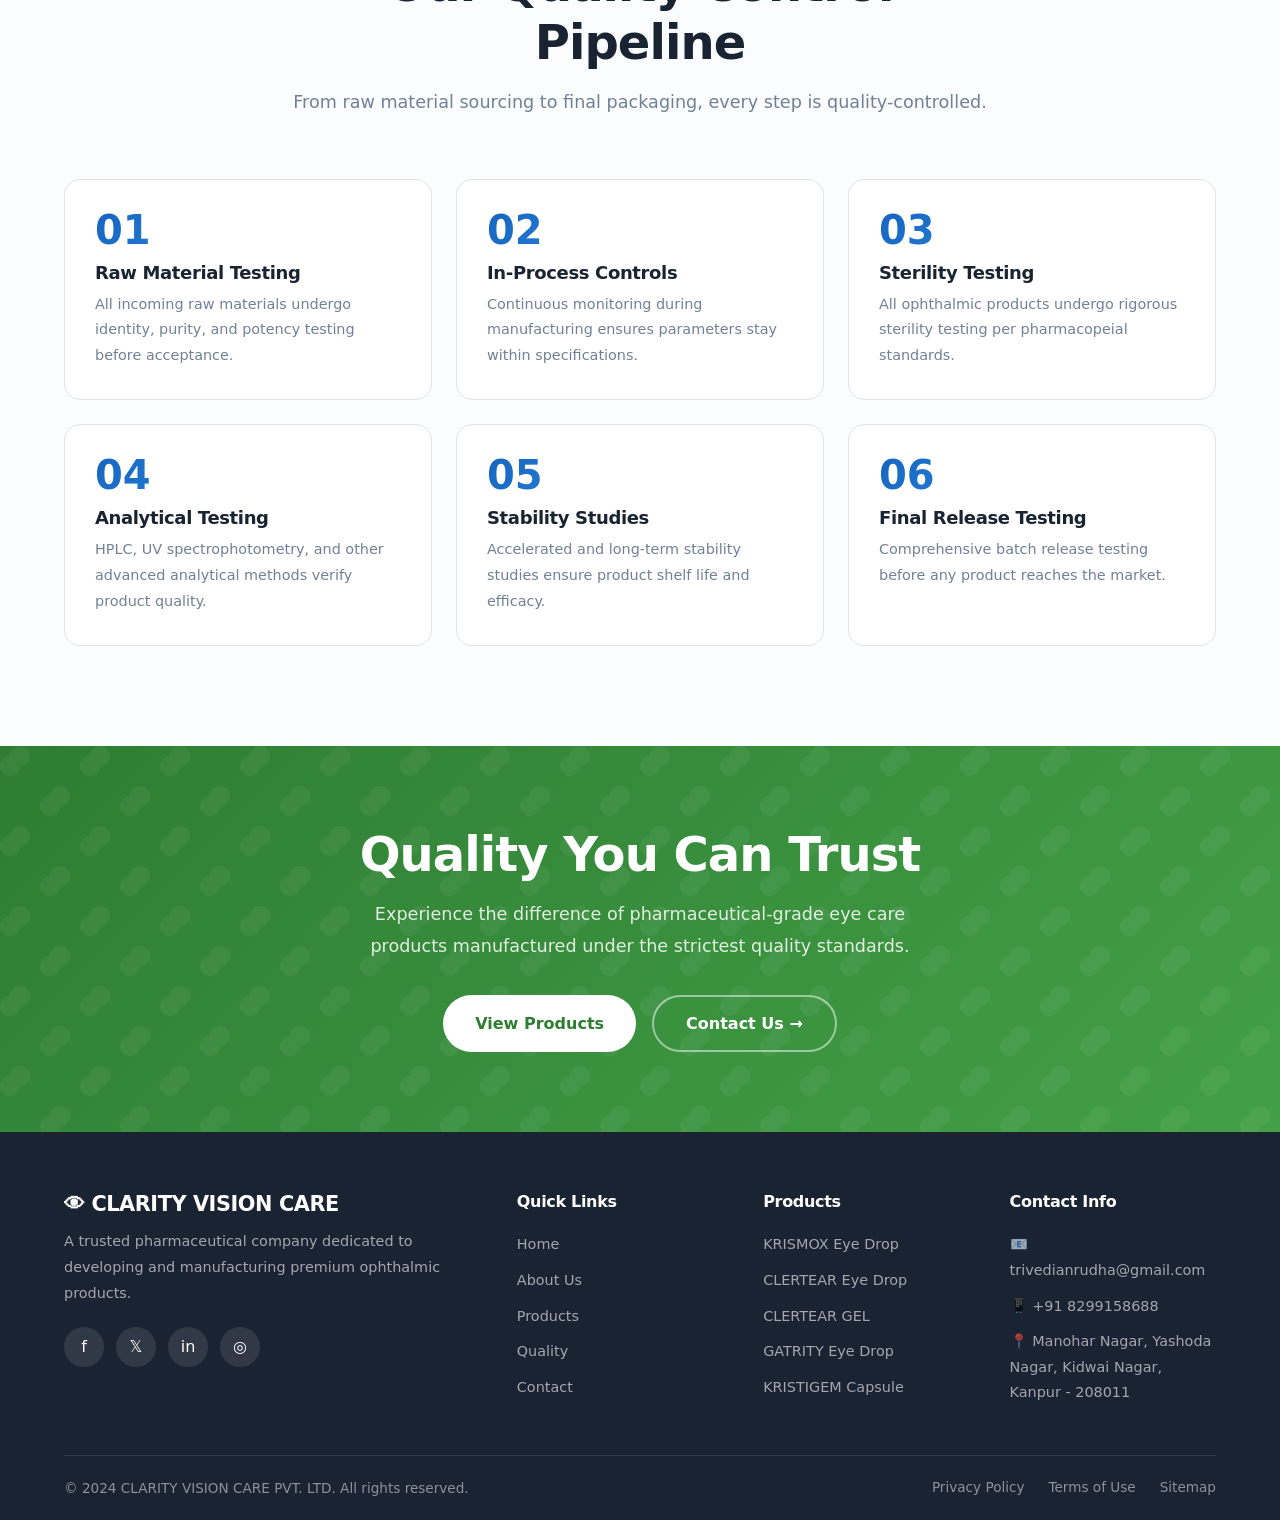
<file: quality.html>
<!DOCTYPE html>
<html lang="en">
<head>
    <meta charset="UTF-8">
    <meta name="viewport" content="width=device-width, initial-scale=1.0">
    <title>Quality & Safety | CLARITY VISION CARE PVT. LTD.</title>
    <link rel="stylesheet" href="style.css">
</head>
<body>

    <!-- NAVBAR -->
    <nav class="navbar" id="navbar">
        <div class="nav-container">
            <a href="index.html" class="nav-logo">
                <div class="nav-logo-icon">👁</div>
                <div class="nav-logo-text">CLARITY VISION<span>Care Pvt. Ltd.</span></div>
            </a>
            <ul class="nav-links" id="navLinks">
                <li><a href="index.html">Home</a></li>
                <li><a href="about.html">About</a></li>
                <li><a href="products.html">Products</a></li>
                <li><a href="quality.html" class="active-link">Quality</a></li>
                <li><a href="testimonials.html">Testimonials</a></li>
                <li><a href="faq.html">FAQ</a></li>
                <li><a href="contact.html" class="btn btn-primary nav-cta">Contact Us</a></li>
            </ul>
            <button class="mobile-toggle" id="mobileToggle" aria-label="Toggle menu">
                <span></span><span></span><span></span>
            </button>
        </div>
    </nav>

    <!-- PAGE HERO -->
    <section class="page-hero">
        <div class="container">
            <div class="page-hero-content">
                <div class="section-label">🏆 Quality & Safety</div>
                <h1 class="page-hero-title">Uncompromising Quality Standards</h1>
                <p class="page-hero-subtitle">Our manufacturing processes adhere to the strictest international pharmaceutical standards.</p>
                <div class="breadcrumb">
                    <a href="index.html">Home</a> <span>/</span> <span class="current">Quality</span>
                </div>
            </div>
        </div>
    </section>

    <!-- QUALITY SECTION -->
    <section class="quality section-padding">
        <div class="container">
            <div class="section-header animate-on-scroll">
                <div class="section-label" style="background:rgba(255,255,255,0.15);color:white;">🏭 Manufacturing Excellence</div>
                <h2 class="section-title">World-Class Manufacturing</h2>
                <p class="section-subtitle">Every product is manufactured under the most rigorous quality conditions to ensure patient safety and product efficacy.</p>
            </div>

            <div class="quality-grid">
                <div class="quality-card animate-on-scroll">
                    <div class="quality-card-icon">🏭</div>
                    <h3>GMP Certified</h3>
                    <p>Manufacturing under Good Manufacturing Practices ensures consistent product quality and safety.</p>
                </div>
                <div class="quality-card animate-on-scroll">
                    <div class="quality-card-icon">📋</div>
                    <h3>ISO 9001:2015</h3>
                    <p>International quality management system certification for systematic process excellence.</p>
                </div>
                <div class="quality-card animate-on-scroll">
                    <div class="quality-card-icon">🧬</div>
                    <h3>Sterile Environment</h3>
                    <p>Class 100 clean room manufacturing for ophthalmic products with zero contamination tolerance.</p>
                </div>
                <div class="quality-card animate-on-scroll">
                    <div class="quality-card-icon">🔍</div>
                    <h3>Batch Testing</h3>
                    <p>Every batch undergoes comprehensive analytical testing before release to market.</p>
                </div>
            </div>

            <div class="certifications animate-on-scroll">
                <div class="cert-badge"><div class="cert-icon">🏅</div><div class="cert-label">GMP</div></div>
                <div class="cert-badge"><div class="cert-icon">📜</div><div class="cert-label">ISO 9001</div></div>
                <div class="cert-badge"><div class="cert-icon">🌐</div><div class="cert-label">WHO-GMP</div></div>
                <div class="cert-badge"><div class="cert-icon">⚕️</div><div class="cert-label">DCGI</div></div>
                <div class="cert-badge"><div class="cert-icon">🔬</div><div class="cert-label">NABL</div></div>
            </div>
        </div>
    </section>

    <!-- QUALITY PROCESS -->
    <section class="section-padding" style="background:var(--off-white)">
        <div class="container">
            <div class="section-header animate-on-scroll">
                <div class="section-label">🔬 Quality Process</div>
                <h2 class="section-title">Our Quality Control Pipeline</h2>
                <p class="section-subtitle">From raw material sourcing to final packaging, every step is quality-controlled.</p>
            </div>
            <div class="quality-features-grid animate-on-scroll">
                <div class="why-card">
                    <div class="why-number">01</div>
                    <h4>Raw Material Testing</h4>
                    <p>All incoming raw materials undergo identity, purity, and potency testing before acceptance.</p>
                </div>
                <div class="why-card">
                    <div class="why-number">02</div>
                    <h4>In-Process Controls</h4>
                    <p>Continuous monitoring during manufacturing ensures parameters stay within specifications.</p>
                </div>
                <div class="why-card">
                    <div class="why-number">03</div>
                    <h4>Sterility Testing</h4>
                    <p>All ophthalmic products undergo rigorous sterility testing per pharmacopeial standards.</p>
                </div>
                <div class="why-card">
                    <div class="why-number">04</div>
                    <h4>Analytical Testing</h4>
                    <p>HPLC, UV spectrophotometry, and other advanced analytical methods verify product quality.</p>
                </div>
                <div class="why-card">
                    <div class="why-number">05</div>
                    <h4>Stability Studies</h4>
                    <p>Accelerated and long-term stability studies ensure product shelf life and efficacy.</p>
                </div>
                <div class="why-card">
                    <div class="why-number">06</div>
                    <h4>Final Release Testing</h4>
                    <p>Comprehensive batch release testing before any product reaches the market.</p>
                </div>
            </div>
        </div>
    </section>

    <!-- CTA -->
    <section class="cta-section">
        <div class="container">
            <div class="cta-content animate-on-scroll">
                <h2>Quality You Can Trust</h2>
                <p>Experience the difference of pharmaceutical-grade eye care products manufactured under the strictest quality standards.</p>
                <div class="cta-buttons">
                    <a href="products.html" class="cta-btn-white">View Products</a>
                    <a href="contact.html" class="cta-btn-outline">Contact Us →</a>
                </div>
            </div>
        </div>
    </section>

    <!-- FOOTER -->
    <footer class="footer">
        <div class="container">
            <div class="footer-grid">
                <div class="footer-brand">
                    <h3>👁 CLARITY VISION CARE</h3>
                    <p>A trusted pharmaceutical company dedicated to developing and manufacturing premium ophthalmic products.</p>
                    <div class="footer-social"><a href="#">f</a><a href="#">𝕏</a><a href="#">in</a><a href="#">◎</a></div>
                </div>
                <div class="footer-column"><h4>Quick Links</h4><ul><li><a href="index.html">Home</a></li><li><a href="about.html">About Us</a></li><li><a href="products.html">Products</a></li><li><a href="quality.html">Quality</a></li><li><a href="contact.html">Contact</a></li></ul></div>
                <div class="footer-column"><h4>Products</h4><ul><li><a href="products.html">KRISMOX Eye Drop</a></li><li><a href="products.html">CLERTEAR Eye Drop</a></li><li><a href="products.html">CLERTEAR GEL</a></li><li><a href="products.html">GATRITY Eye Drop</a></li><li><a href="products.html">KRISTIGEM Capsule</a></li></ul></div>
                <div class="footer-column"><h4>Contact Info</h4><ul><li><a href="mailto:trivedianrudha@gmail.com">📧 trivedianrudha@gmail.com</a></li><li><a href="tel:+918299158688">📱 +91 8299158688</a></li><li><a href="contact.html">📍 Manohar Nagar, Yashoda Nagar, Kidwai Nagar, Kanpur - 208011</a></li></ul></div>
            </div>
            <div class="footer-bottom">
                <p>© 2024 CLARITY VISION CARE PVT. LTD. All rights reserved.</p>
                <div class="footer-bottom-links"><a href="#">Privacy Policy</a><a href="#">Terms of Use</a><a href="#">Sitemap</a></div>
            </div>
        </div>
    </footer>

    <button class="back-to-top" id="backToTop" onclick="window.scrollTo({top:0,behavior:'smooth'})">↑</button>
    <script src="script.js"></script>
</body>
</html>
</file>
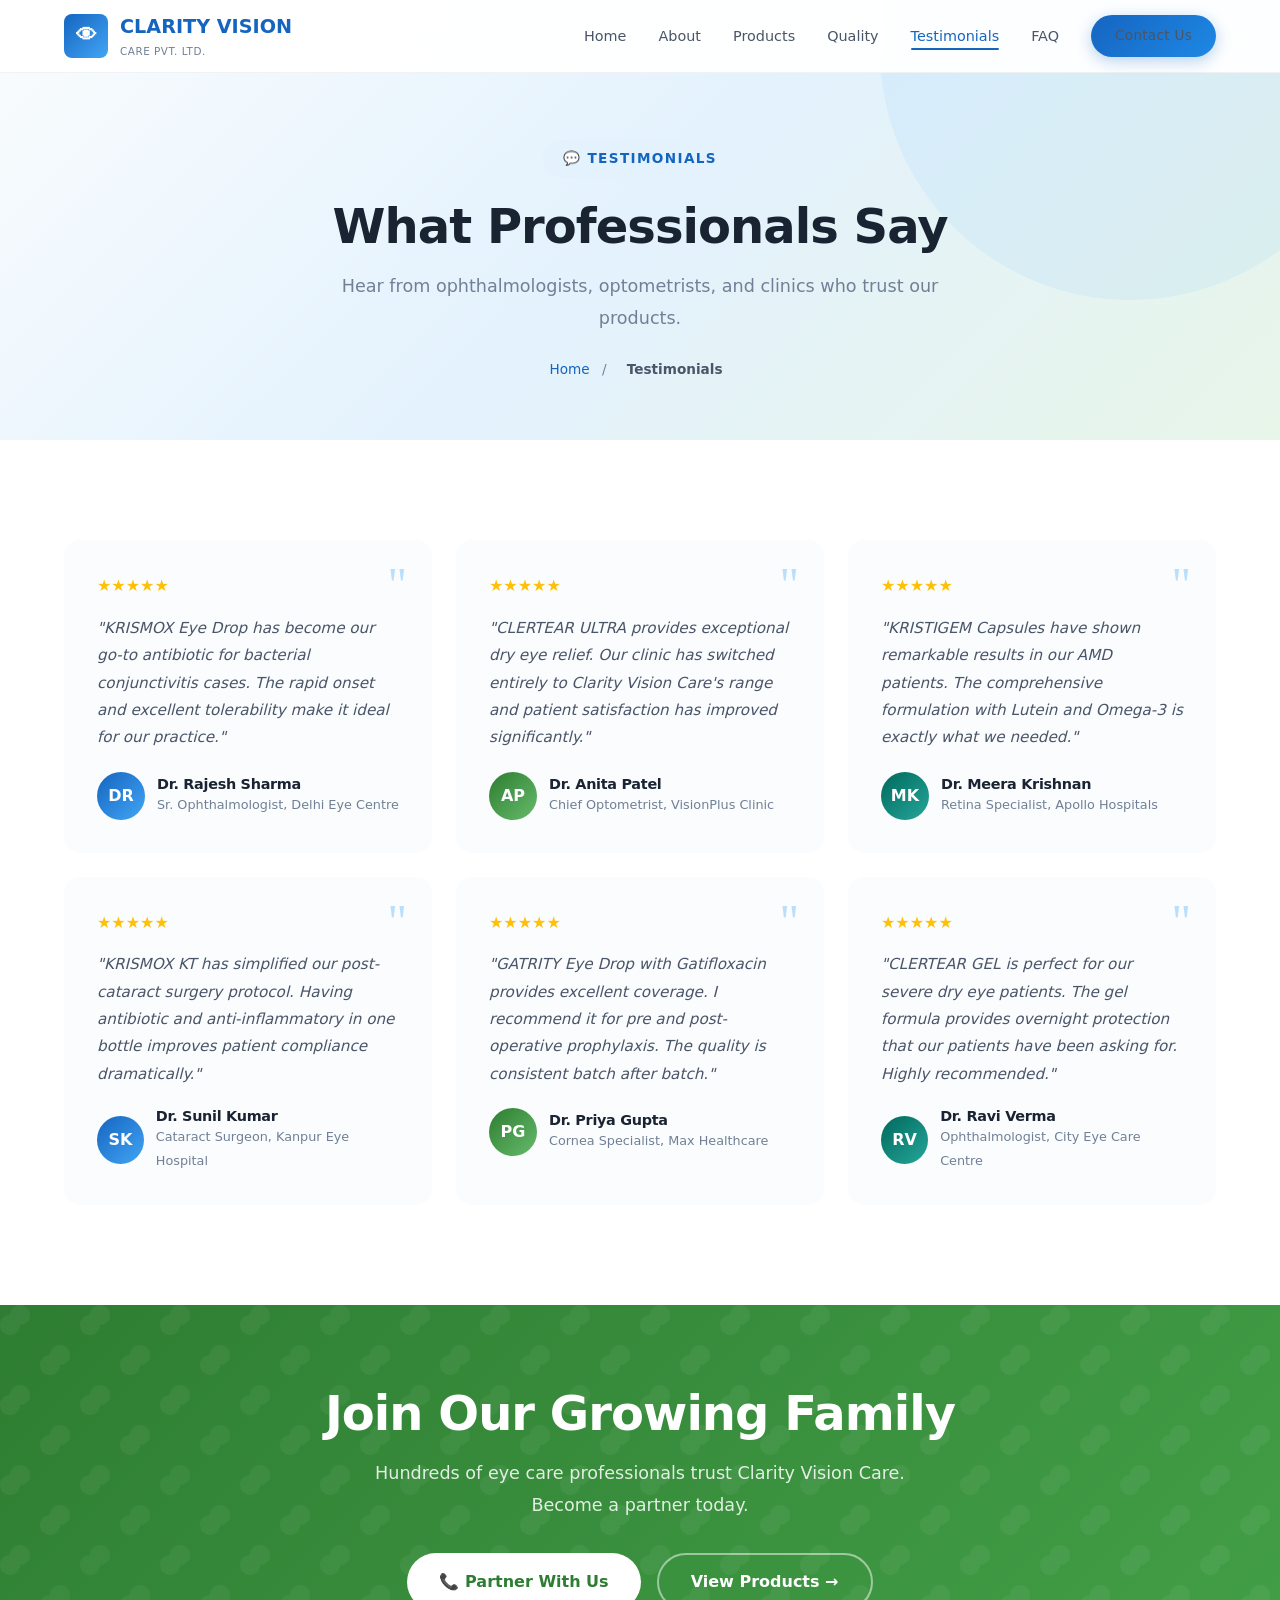
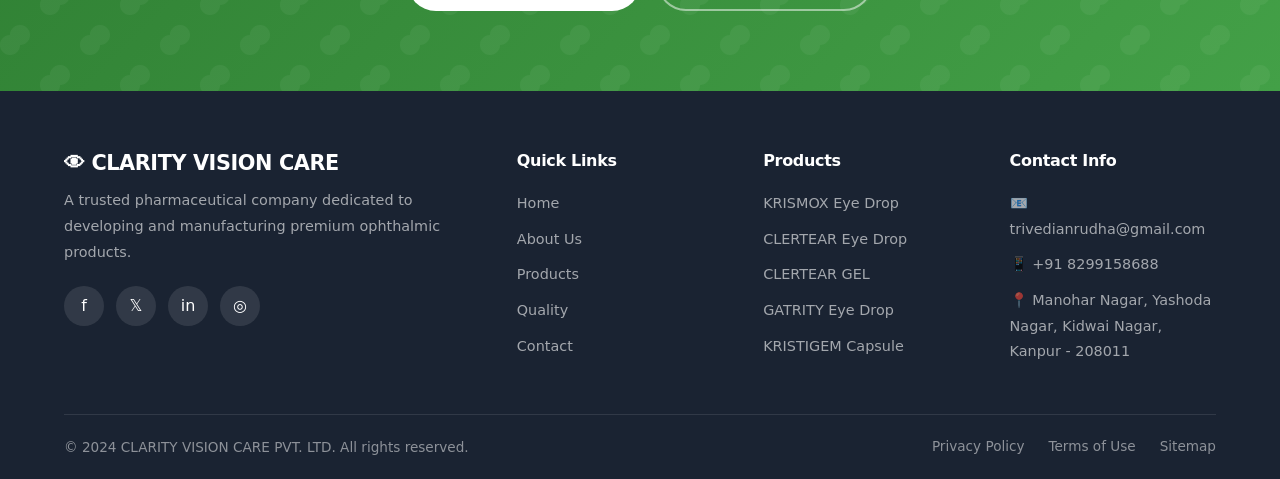
<file: testimonials.html>
<!DOCTYPE html>
<html lang="en">
<head>
    <meta charset="UTF-8">
    <meta name="viewport" content="width=device-width, initial-scale=1.0">
    <title>Testimonials | CLARITY VISION CARE PVT. LTD.</title>
    <link rel="stylesheet" href="style.css">
</head>
<body>

    <!-- NAVBAR -->
    <nav class="navbar" id="navbar">
        <div class="nav-container">
            <a href="index.html" class="nav-logo">
                <div class="nav-logo-icon">👁</div>
                <div class="nav-logo-text">CLARITY VISION<span>Care Pvt. Ltd.</span></div>
            </a>
            <ul class="nav-links" id="navLinks">
                <li><a href="index.html">Home</a></li>
                <li><a href="about.html">About</a></li>
                <li><a href="products.html">Products</a></li>
                <li><a href="quality.html">Quality</a></li>
                <li><a href="testimonials.html" class="active-link">Testimonials</a></li>
                <li><a href="faq.html">FAQ</a></li>
                <li><a href="contact.html" class="btn btn-primary nav-cta">Contact Us</a></li>
            </ul>
            <button class="mobile-toggle" id="mobileToggle" aria-label="Toggle menu">
                <span></span><span></span><span></span>
            </button>
        </div>
    </nav>

    <!-- PAGE HERO -->
    <section class="page-hero">
        <div class="container">
            <div class="page-hero-content">
                <div class="section-label">💬 Testimonials</div>
                <h1 class="page-hero-title">What Professionals Say</h1>
                <p class="page-hero-subtitle">Hear from ophthalmologists, optometrists, and clinics who trust our products.</p>
                <div class="breadcrumb">
                    <a href="index.html">Home</a> <span>/</span> <span class="current">Testimonials</span>
                </div>
            </div>
        </div>
    </section>

    <!-- TESTIMONIALS -->
    <section class="testimonials section-padding">
        <div class="container">
            <div class="testimonials-grid">
                <div class="testimonial-card animate-on-scroll">
                    <div class="testimonial-quote">"</div>
                    <div class="testimonial-stars">★★★★★</div>
                    <p class="testimonial-text">"KRISMOX Eye Drop has become our go-to antibiotic for bacterial conjunctivitis cases. The rapid onset and excellent tolerability make it ideal for our practice."</p>
                    <div class="testimonial-author">
                        <div class="testimonial-avatar blue">DR</div>
                        <div class="testimonial-info"><h4>Dr. Rajesh Sharma</h4><p>Sr. Ophthalmologist, Delhi Eye Centre</p></div>
                    </div>
                </div>
                <div class="testimonial-card animate-on-scroll">
                    <div class="testimonial-quote">"</div>
                    <div class="testimonial-stars">★★★★★</div>
                    <p class="testimonial-text">"CLERTEAR ULTRA provides exceptional dry eye relief. Our clinic has switched entirely to Clarity Vision Care's range and patient satisfaction has improved significantly."</p>
                    <div class="testimonial-author">
                        <div class="testimonial-avatar green">AP</div>
                        <div class="testimonial-info"><h4>Dr. Anita Patel</h4><p>Chief Optometrist, VisionPlus Clinic</p></div>
                    </div>
                </div>
                <div class="testimonial-card animate-on-scroll">
                    <div class="testimonial-quote">"</div>
                    <div class="testimonial-stars">★★★★★</div>
                    <p class="testimonial-text">"KRISTIGEM Capsules have shown remarkable results in our AMD patients. The comprehensive formulation with Lutein and Omega-3 is exactly what we needed."</p>
                    <div class="testimonial-author">
                        <div class="testimonial-avatar teal">MK</div>
                        <div class="testimonial-info"><h4>Dr. Meera Krishnan</h4><p>Retina Specialist, Apollo Hospitals</p></div>
                    </div>
                </div>
                <div class="testimonial-card animate-on-scroll">
                    <div class="testimonial-quote">"</div>
                    <div class="testimonial-stars">★★★★★</div>
                    <p class="testimonial-text">"KRISMOX KT has simplified our post-cataract surgery protocol. Having antibiotic and anti-inflammatory in one bottle improves patient compliance dramatically."</p>
                    <div class="testimonial-author">
                        <div class="testimonial-avatar blue">SK</div>
                        <div class="testimonial-info"><h4>Dr. Sunil Kumar</h4><p>Cataract Surgeon, Kanpur Eye Hospital</p></div>
                    </div>
                </div>
                <div class="testimonial-card animate-on-scroll">
                    <div class="testimonial-quote">"</div>
                    <div class="testimonial-stars">★★★★★</div>
                    <p class="testimonial-text">"GATRITY Eye Drop with Gatifloxacin provides excellent coverage. I recommend it for pre and post-operative prophylaxis. The quality is consistent batch after batch."</p>
                    <div class="testimonial-author">
                        <div class="testimonial-avatar green">PG</div>
                        <div class="testimonial-info"><h4>Dr. Priya Gupta</h4><p>Cornea Specialist, Max Healthcare</p></div>
                    </div>
                </div>
                <div class="testimonial-card animate-on-scroll">
                    <div class="testimonial-quote">"</div>
                    <div class="testimonial-stars">★★★★★</div>
                    <p class="testimonial-text">"CLERTEAR GEL is perfect for our severe dry eye patients. The gel formula provides overnight protection that our patients have been asking for. Highly recommended."</p>
                    <div class="testimonial-author">
                        <div class="testimonial-avatar teal">RV</div>
                        <div class="testimonial-info"><h4>Dr. Ravi Verma</h4><p>Ophthalmologist, City Eye Care Centre</p></div>
                    </div>
                </div>
            </div>
        </div>
    </section>

    <!-- CTA -->
    <section class="cta-section">
        <div class="container">
            <div class="cta-content animate-on-scroll">
                <h2>Join Our Growing Family</h2>
                <p>Hundreds of eye care professionals trust Clarity Vision Care. Become a partner today.</p>
                <div class="cta-buttons">
                    <a href="contact.html" class="cta-btn-white">📞 Partner With Us</a>
                    <a href="products.html" class="cta-btn-outline">View Products →</a>
                </div>
            </div>
        </div>
    </section>

    <!-- FOOTER -->
    <footer class="footer">
        <div class="container">
            <div class="footer-grid">
                <div class="footer-brand">
                    <h3>👁 CLARITY VISION CARE</h3>
                    <p>A trusted pharmaceutical company dedicated to developing and manufacturing premium ophthalmic products.</p>
                    <div class="footer-social"><a href="#">f</a><a href="#">𝕏</a><a href="#">in</a><a href="#">◎</a></div>
                </div>
                <div class="footer-column"><h4>Quick Links</h4><ul><li><a href="index.html">Home</a></li><li><a href="about.html">About Us</a></li><li><a href="products.html">Products</a></li><li><a href="quality.html">Quality</a></li><li><a href="contact.html">Contact</a></li></ul></div>
                <div class="footer-column"><h4>Products</h4><ul><li><a href="products.html">KRISMOX Eye Drop</a></li><li><a href="products.html">CLERTEAR Eye Drop</a></li><li><a href="products.html">CLERTEAR GEL</a></li><li><a href="products.html">GATRITY Eye Drop</a></li><li><a href="products.html">KRISTIGEM Capsule</a></li></ul></div>
                <div class="footer-column"><h4>Contact Info</h4><ul><li><a href="mailto:trivedianrudha@gmail.com">📧 trivedianrudha@gmail.com</a></li><li><a href="tel:+918299158688">📱 +91 8299158688</a></li><li><a href="contact.html">📍 Manohar Nagar, Yashoda Nagar, Kidwai Nagar, Kanpur - 208011</a></li></ul></div>
            </div>
            <div class="footer-bottom">
                <p>© 2024 CLARITY VISION CARE PVT. LTD. All rights reserved.</p>
                <div class="footer-bottom-links"><a href="#">Privacy Policy</a><a href="#">Terms of Use</a><a href="#">Sitemap</a></div>
            </div>
        </div>
    </footer>

    <button class="back-to-top" id="backToTop" onclick="window.scrollTo({top:0,behavior:'smooth'})">↑</button>
    <script src="script.js"></script>
</body>
</html>
</file>
<file: style.css>
/* ============ CSS RESET & BASE ============ */
*, *::before, *::after {
    margin: 0;
    padding: 0;
    box-sizing: border-box;
}

:root {
    --primary-blue: #1565C0;
    --primary-blue-light: #1E88E5;
    --primary-blue-dark: #0D47A1;
    --accent-blue: #42A5F5;
    --soft-blue: #E3F2FD;
    --lighter-blue: #BBDEFB;
    --primary-green: #2E7D32;
    --primary-green-light: #43A047;
    --soft-green: #E8F5E9;
    --lighter-green: #C8E6C9;
    --accent-green: #66BB6A;
    --white: #FFFFFF;
    --off-white: #FAFCFE;
    --light-gray: #F5F7FA;
    --medium-gray: #E0E4E8;
    --text-dark: #1A2332;
    --text-medium: #4A5568;
    --text-light: #718096;
    --shadow-sm: 0 2px 8px rgba(0, 0, 0, 0.06);
    --shadow-md: 0 4px 20px rgba(0, 0, 0, 0.08);
    --shadow-lg: 0 8px 40px rgba(0, 0, 0, 0.12);
    --shadow-xl: 0 12px 60px rgba(0, 0, 0, 0.15);
    --radius-sm: 8px;
    --radius-md: 12px;
    --radius-lg: 16px;
    --radius-xl: 24px;
    --transition: all 0.3s cubic-bezier(0.4, 0, 0.2, 1);
}

html { scroll-behavior: smooth; font-size: 16px; }

body {
    font-family: 'Segoe UI', system-ui, -apple-system, sans-serif;
    color: var(--text-dark);
    background: var(--white);
    line-height: 1.6;
    overflow-x: hidden;
}

h1, h2, h3, h4, h5, h6 { font-weight: 700; line-height: 1.2; letter-spacing: -0.02em; }
h1 { font-size: clamp(2.5rem, 5vw, 4rem); }
h2 { font-size: clamp(2rem, 4vw, 3rem); }
h3 { font-size: clamp(1.25rem, 2.5vw, 1.5rem); }
h4 { font-size: 1.125rem; }
p { color: var(--text-medium); line-height: 1.8; }
a { text-decoration: none; color: inherit; transition: var(--transition); }

.container { max-width: 1200px; margin: 0 auto; padding: 0 24px; }
.section-padding { padding: 100px 0; }

.section-header { text-align: center; max-width: 700px; margin: 0 auto 60px; }

.section-label {
    display: inline-flex; align-items: center; gap: 8px;
    font-size: 0.85rem; font-weight: 600; text-transform: uppercase;
    letter-spacing: 0.1em; color: var(--primary-blue);
    background: var(--soft-blue); padding: 8px 20px;
    border-radius: 50px; margin-bottom: 20px;
}

.section-title { color: var(--text-dark); margin-bottom: 16px; }
.section-subtitle { font-size: 1.1rem; color: var(--text-light); }

/* ============ BUTTONS ============ */
.btn {
    display: inline-flex; align-items: center; gap: 8px;
    padding: 14px 32px; border-radius: 50px; font-weight: 600;
    font-size: 0.95rem; border: none; cursor: pointer;
    transition: var(--transition); letter-spacing: 0.02em;
}

.btn-primary {
    background: linear-gradient(135deg, var(--primary-blue), var(--primary-blue-light));
    color: var(--white); box-shadow: 0 4px 15px rgba(21, 101, 192, 0.3);
}
.btn-primary:hover { transform: translateY(-2px); box-shadow: 0 8px 25px rgba(21, 101, 192, 0.4); }

.btn-secondary {
    background: var(--white); color: var(--primary-blue); border: 2px solid var(--primary-blue);
}
.btn-secondary:hover { background: var(--primary-blue); color: var(--white); transform: translateY(-2px); }

/* ============ NAVIGATION ============ */
.navbar {
    position: fixed; top: 0; left: 0; right: 0; z-index: 1000;
    background: rgba(255, 255, 255, 0.95); backdrop-filter: blur(20px);
    border-bottom: 1px solid rgba(0, 0, 0, 0.05); transition: var(--transition);
}
.navbar.scrolled { box-shadow: var(--shadow-md); }

.nav-container {
    max-width: 1200px; margin: 0 auto; padding: 0 24px;
    display: flex; align-items: center; justify-content: space-between; height: 72px;
}

.nav-logo { display: flex; align-items: center; gap: 12px; font-weight: 800; font-size: 1.2rem; color: var(--primary-blue); }

.nav-logo-icon {
    width: 44px; height: 44px;
    background: linear-gradient(135deg, var(--primary-blue), var(--accent-blue));
    border-radius: var(--radius-sm); display: flex; align-items: center;
    justify-content: center; color: white; font-size: 1.3rem;
}

.nav-logo-text span { display: block; font-size: 0.65rem; font-weight: 500; color: var(--text-light); letter-spacing: 0.05em; text-transform: uppercase; }

.nav-links { display: flex; align-items: center; gap: 32px; list-style: none; }

.nav-links a {
    font-size: 0.9rem; font-weight: 500; color: var(--text-medium);
    position: relative; padding: 4px 0;
}
.nav-links a::after {
    content: ''; position: absolute; bottom: -2px; left: 0; width: 0;
    height: 2px; background: var(--primary-blue); border-radius: 2px; transition: var(--transition);
}
.nav-links a:hover, .nav-links a.active-link { color: var(--primary-blue); }
.nav-links a:hover::after, .nav-links a.active-link::after { width: 100%; }

.nav-cta { padding: 10px 24px !important; font-size: 0.85rem !important; }
.nav-cta::after { display: none !important; }

.mobile-toggle {
    display: none; flex-direction: column; gap: 5px; cursor: pointer;
    padding: 8px; background: none; border: none;
}
.mobile-toggle span { width: 24px; height: 2.5px; background: var(--text-dark); border-radius: 2px; transition: var(--transition); }
.mobile-toggle.active span:nth-child(1) { transform: rotate(45deg) translate(5px, 5px); }
.mobile-toggle.active span:nth-child(2) { opacity: 0; }
.mobile-toggle.active span:nth-child(3) { transform: rotate(-45deg) translate(5px, -5px); }

/* ============ PAGE HERO (Inner Pages) ============ */
.page-hero {
    padding: 140px 0 60px;
    background: linear-gradient(135deg, var(--off-white) 0%, var(--soft-blue) 50%, var(--soft-green) 100%);
    text-align: center;
    position: relative;
    overflow: hidden;
}

.page-hero::before {
    content: ''; position: absolute; width: 500px; height: 500px;
    background: var(--accent-blue); border-radius: 50%; opacity: 0.08;
    top: -200px; right: -100px;
}

.page-hero-content { position: relative; z-index: 2; }

.page-hero-title {
    color: var(--text-dark); margin-bottom: 16px; font-size: clamp(2rem, 4vw, 3rem);
}

.page-hero-subtitle { font-size: 1.1rem; color: var(--text-light); max-width: 600px; margin: 0 auto 24px; }

.breadcrumb { font-size: 0.85rem; color: var(--text-light); }
.breadcrumb a { color: var(--primary-blue); font-weight: 500; }
.breadcrumb a:hover { text-decoration: underline; }
.breadcrumb span { margin: 0 8px; }
.breadcrumb .current { color: var(--text-medium); font-weight: 600; }


/* ============product image SECTION ============ */
.product-image {
    width: 100%;
    height: 220px;
    display: flex;
    align-items: center;
    justify-content: center;
    background: #f8f9fb;
    border-radius: 10px;
    overflow: hidden;
}

.product-image img {
    max-width: 100%;
    max-height: 100%;
    object-fit: contain;
    transition: 0.3s;
}

.product-card:hover img {
    transform: scale(1.05);
}

/* ============ HERO SECTION ============ */
.hero {
    min-height: 100vh; display: flex; align-items: center; position: relative;
    overflow: hidden;
    background: linear-gradient(135deg, var(--off-white) 0%, var(--soft-blue) 50%, var(--soft-green) 100%);
    padding-top: 72px;
}

.hero-bg-elements { position: absolute; inset: 0; overflow: hidden; pointer-events: none; }

.hero-circle { position: absolute; border-radius: 50%; opacity: 0.15; }
.hero-circle-1 { width: 600px; height: 600px; background: var(--accent-blue); top: -200px; right: -100px; animation: float 8s ease-in-out infinite; }
.hero-circle-2 { width: 400px; height: 400px; background: var(--accent-green); bottom: -100px; left: -100px; animation: float 10s ease-in-out infinite reverse; }
.hero-circle-3 { width: 200px; height: 200px; background: var(--primary-blue); top: 50%; right: 30%; animation: float 6s ease-in-out infinite; }

@keyframes float {
    0%, 100% { transform: translateY(0) rotate(0deg); }
    50% { transform: translateY(-30px) rotate(5deg); }
}

.hero-grid { display: grid; grid-template-columns: 1fr 1fr; gap: 60px; align-items: center; position: relative; z-index: 2; }
.hero-content { animation: slideInLeft 1s ease-out; }
@keyframes slideInLeft { from { opacity: 0; transform: translateX(-50px); } to { opacity: 1; transform: translateX(0); } }

.hero-badge {
    display: inline-flex; align-items: center; gap: 8px;
    background: var(--white); padding: 8px 18px; border-radius: 50px;
    font-size: 0.8rem; font-weight: 600; color: var(--primary-green);
    box-shadow: var(--shadow-sm); margin-bottom: 24px;
}
.hero-badge-dot { width: 8px; height: 8px; background: var(--accent-green); border-radius: 50%; animation: pulse 2s ease-in-out infinite; }
@keyframes pulse { 0%, 100% { opacity: 1; transform: scale(1); } 50% { opacity: 0.5; transform: scale(1.5); } }

.hero-title { color: var(--text-dark); margin-bottom: 20px; line-height: 1.1; }
.hero-title .highlight {
    background: linear-gradient(135deg, var(--primary-blue), var(--primary-green));
    -webkit-background-clip: text; -webkit-text-fill-color: transparent; background-clip: text;
}

.hero-description { font-size: 1.15rem; color: var(--text-medium); margin-bottom: 36px; max-width: 500px; }
.hero-buttons { display: flex; gap: 16px; flex-wrap: wrap; margin-bottom: 48px; }
.hero-stats { display: flex; gap: 40px; }
.hero-stat { text-align: left; }
.hero-stat-number { font-size: 2rem; font-weight: 800; color: var(--primary-blue); line-height: 1; }
.hero-stat-label { font-size: 0.8rem; color: var(--text-light); margin-top: 4px; }

.hero-visual { display: flex; justify-content: center; align-items: center; position: relative; animation: slideInRight 1s ease-out; }
@keyframes slideInRight { from { opacity: 0; transform: translateX(50px); } to { opacity: 1; transform: translateX(0); } }

.hero-image-wrapper { position: relative; width: 450px; height: 450px; }
.hero-eye-graphic { width: 100%; height: 100%; position: relative; }

.eye-outer {
    width: 400px; height: 400px; border-radius: 50%;
    background: linear-gradient(135deg, rgba(21,101,192,0.1), rgba(66,187,106,0.1));
    display: flex; align-items: center; justify-content: center;
    position: absolute; top: 50%; left: 50%; transform: translate(-50%, -50%);
    animation: breathe 4s ease-in-out infinite;
}
@keyframes breathe { 0%, 100% { transform: translate(-50%, -50%) scale(1); } 50% { transform: translate(-50%, -50%) scale(1.05); } }

.eye-middle {
    width: 280px; height: 280px; border-radius: 50%;
    background: linear-gradient(135deg, rgba(21,101,192,0.15), rgba(66,165,245,0.2));
    display: flex; align-items: center; justify-content: center;
    border: 3px solid rgba(21,101,192,0.1);
}

.eye-inner {
    width: 160px; height: 160px; border-radius: 50%;
    background: linear-gradient(135deg, var(--primary-blue), var(--accent-blue));
    display: flex; align-items: center; justify-content: center;
    box-shadow: 0 0 60px rgba(21,101,192,0.3); position: relative; overflow: hidden;
}
.eye-inner::after { content: ''; width: 40px; height: 40px; background: rgba(255,255,255,0.3); border-radius: 50%; position: absolute; top: 25px; right: 30px; }

.eye-pupil { width: 60px; height: 60px; border-radius: 50%; background: var(--text-dark); box-shadow: inset 0 0 20px rgba(0,0,0,0.5); }

.floating-card {
    position: absolute; background: var(--white); border-radius: var(--radius-md);
    padding: 16px 20px; box-shadow: var(--shadow-lg);
    display: flex; align-items: center; gap: 12px;
    animation: floatCard 6s ease-in-out infinite; z-index: 3;
}
@keyframes floatCard { 0%, 100% { transform: translateY(0); } 50% { transform: translateY(-10px); } }

.floating-card-1 { top: 20px; right: -20px; animation-delay: 0s; }
.floating-card-2 { bottom: 40px; left: -30px; animation-delay: 2s; }
.floating-card-3 { bottom: 140px; right: -40px; animation-delay: 4s; }

.floating-card-icon {
    width: 40px; height: 40px; border-radius: var(--radius-sm);
    display: flex; align-items: center; justify-content: center;
    font-size: 1.2rem; flex-shrink: 0;
}
.floating-card-icon.blue { background: var(--soft-blue); color: var(--primary-blue); }
.floating-card-icon.green { background: var(--soft-green); color: var(--primary-green); }

.floating-card-text { font-size: 0.8rem; font-weight: 600; color: var(--text-dark); }
.floating-card-text span { display: block; font-weight: 400; color: var(--text-light); font-size: 0.7rem; }

/* ============ COMMITMENT / VALUES ============ */
.commitment { background: var(--white); }
.commitment-grid { display: grid; grid-template-columns: repeat(3, 1fr); gap: 30px; }

.commitment-card {
    background: var(--off-white); border-radius: var(--radius-lg);
    padding: 40px 30px; text-align: center; transition: var(--transition);
    border: 1px solid transparent; position: relative; overflow: hidden;
}
.commitment-card::before {
    content: ''; position: absolute; top: 0; left: 0; right: 0; height: 4px;
    background: linear-gradient(90deg, var(--primary-blue), var(--accent-green));
    transform: scaleX(0); transition: var(--transition);
}
.commitment-card:hover { transform: translateY(-8px); box-shadow: var(--shadow-lg); border-color: var(--lighter-blue); }
.commitment-card:hover::before { transform: scaleX(1); }

.commitment-icon {
    width: 70px; height: 70px; border-radius: 50%;
    display: flex; align-items: center; justify-content: center;
    margin: 0 auto 20px; font-size: 1.8rem;
}
.commitment-icon.blue { background: var(--soft-blue); color: var(--primary-blue); }
.commitment-icon.green { background: var(--soft-green); color: var(--primary-green); }
.commitment-icon.teal { background: linear-gradient(135deg, var(--soft-blue), var(--soft-green)); color: var(--primary-blue); }

.commitment-card h3 { color: var(--text-dark); margin-bottom: 12px; }
.commitment-card p { font-size: 0.95rem; color: var(--text-light); }

/* ============ ABOUT ============ */
.about { background: linear-gradient(180deg, var(--soft-blue) 0%, var(--white) 100%); }
.about-grid { display: grid; grid-template-columns: 1fr 1fr; gap: 60px; align-items: center; }
.about-image { position: relative; }

.about-image-main {
    width: 100%; height: 500px; border-radius: var(--radius-xl);
    background: linear-gradient(135deg, var(--primary-blue), var(--accent-blue));
    display: flex; align-items: center; justify-content: center;
    position: relative; overflow: hidden;
}
.about-image-main::before {
    content: ''; position: absolute; inset: 0;
    background: url("data:image/svg+xml,%3Csvg width='60' height='60' viewBox='0 0 60 60' xmlns='http://www.w3.org/2000/svg'%3E%3Cg fill='none' fill-rule='evenodd'%3E%3Cg fill='%23ffffff' fill-opacity='0.05'%3E%3Cpath d='M36 34v-4h-2v4h-4v2h4v4h2v-4h4v-2h-4zm0-30V0h-2v4h-4v2h4v4h2V6h4V4h-4zM6 34v-4H4v4H0v2h4v4h2v-4h4v-2H6zM6 4V0H4v4H0v2h4v4h2V6h4V4H6z'/%3E%3C/g%3E%3C/g%3E%3C/svg%3E");
}

.about-lab-icon { font-size: 8rem; color: rgba(255,255,255,0.3); z-index: 1; }

.about-experience-badge {
    position: absolute; bottom: -20px; right: -20px;
    background: var(--white); border-radius: var(--radius-lg);
    padding: 24px 30px; box-shadow: var(--shadow-lg); text-align: center;
}
.about-experience-badge .number { font-size: 2.5rem; font-weight: 800; color: var(--primary-blue); line-height: 1; }
.about-experience-badge .label { font-size: 0.85rem; color: var(--text-light); font-weight: 500; }

.about-content h2 { margin-bottom: 20px; }
.about-content > p { margin-bottom: 24px; font-size: 1.05rem; }

.about-mission-vision { display: grid; grid-template-columns: 1fr 1fr; gap: 20px; margin-top: 30px; }

.mv-card {
    background: var(--white); border-radius: var(--radius-md);
    padding: 24px; border-left: 4px solid; box-shadow: var(--shadow-sm);
}
.mv-card.mission { border-left-color: var(--primary-blue); }
.mv-card.vision { border-left-color: var(--primary-green); }
.mv-card h4 { display: flex; align-items: center; gap: 8px; margin-bottom: 8px; color: var(--text-dark); }
.mv-card p { font-size: 0.9rem; }

.about-features { display: flex; flex-wrap: wrap; gap: 12px; margin-top: 24px; }

.about-feature-tag {
    display: inline-flex; align-items: center; gap: 6px;
    background: var(--soft-green); color: var(--primary-green);
    padding: 8px 16px; border-radius: 50px; font-size: 0.8rem; font-weight: 600;
}

/* ============ WHY CHOOSE US ============ */
.quality-features-grid {
    display: grid; grid-template-columns: repeat(3, 1fr); gap: 24px;
}

.why-card {
    background: var(--white); border-radius: var(--radius-lg);
    padding: 30px; border: 1px solid var(--medium-gray);
    transition: var(--transition); position: relative;
}
.why-card:hover { transform: translateY(-5px); box-shadow: var(--shadow-lg); border-color: var(--lighter-blue); }

.why-number {
    font-size: 2.5rem; font-weight: 800;
    background: linear-gradient(135deg, var(--primary-blue), var(--accent-blue));
    -webkit-background-clip: text; -webkit-text-fill-color: transparent;
    background-clip: text; line-height: 1; margin-bottom: 12px;
}

.why-card h4 { color: var(--text-dark); margin-bottom: 8px; }
.why-card p { font-size: 0.9rem; color: var(--text-light); }

/* ============ PRODUCTS ============ */
.products { background: var(--off-white); }

.products-filter { display: flex; justify-content: center; gap: 12px; margin-bottom: 40px; flex-wrap: wrap; }

.filter-btn {
    padding: 10px 24px; border-radius: 50px; border: 2px solid var(--medium-gray);
    background: var(--white); color: var(--text-medium); font-weight: 500;
    font-size: 0.85rem; cursor: pointer; transition: var(--transition);
}
.filter-btn.active, .filter-btn:hover { background: var(--primary-blue); color: var(--white); border-color: var(--primary-blue); }

.products-grid { display: grid; grid-template-columns: repeat(4, 1fr); gap: 24px; }

.product-card {
    background: var(--white); border-radius: var(--radius-lg);
    overflow: hidden; transition: var(--transition);
    border: 1px solid var(--medium-gray); position: relative;
}
.product-card:hover { transform: translateY(-8px); box-shadow: var(--shadow-xl); border-color: var(--lighter-blue); }

.product-badge {
    position: absolute; top: 16px; left: 16px;
    background: linear-gradient(135deg, var(--primary-green), var(--accent-green));
    color: var(--white); padding: 4px 12px; border-radius: 50px;
    font-size: 0.7rem; font-weight: 600; z-index: 2;
}

.product-image {
    height: 220px; background: linear-gradient(135deg, var(--soft-blue), var(--soft-green));
    display: flex; align-items: center; justify-content: center;
    position: relative; overflow: hidden;
}

.product-bottle { width: 80px; position: relative; transition: var(--transition); }
.product-card:hover .product-bottle { transform: scale(1.1) rotate(-5deg); }

.bottle-cap { width: 24px; height: 18px; background: linear-gradient(180deg, #90CAF9, #64B5F6); margin: 0 auto; border-radius: 4px 4px 0 0; }
.bottle-neck { width: 20px; height: 12px; background: linear-gradient(180deg, #E3F2FD, #BBDEFB); margin: 0 auto; }

.bottle-body {
    width: 60px; height: 90px;
    background: linear-gradient(180deg, var(--white), #F5F5F5);
    margin: 0 auto; border-radius: 4px 4px 12px 12px;
    box-shadow: 2px 2px 10px rgba(0,0,0,0.1);
    display: flex; align-items: center; justify-content: center;
    position: relative; overflow: hidden;
}

.bottle-label {
    width: 48px; height: 40px; border-radius: 4px;
    display: flex; align-items: center; justify-content: center;
    font-size: 0.5rem; font-weight: 700; color: white;
    text-align: center; line-height: 1.1;
}

.label-blue { background: linear-gradient(135deg, #1565C0, #42A5F5); }
.label-green { background: linear-gradient(135deg, #2E7D32, #66BB6A); }
.label-purple { background: linear-gradient(135deg, #6A1B9A, #AB47BC); }
.label-orange { background: linear-gradient(135deg, #E65100, #FF9800); }
.label-teal { background: linear-gradient(135deg, #00695C, #26A69A); }
.label-red { background: linear-gradient(135deg, #C62828, #EF5350); }
.label-cyan { background: linear-gradient(135deg, #00838F, #26C6DA); }
.label-indigo { background: linear-gradient(135deg, #283593, #5C6BC0); }

/* Capsule styles */
.capsule-strip { width: 90px; position: relative; transition: var(--transition); }
.product-card:hover .capsule-strip { transform: scale(1.1) rotate(-3deg); }

.capsule-foil {
    width: 90px; height: 100px;
    background: linear-gradient(135deg, #e8d5b7, #f0e6d3, #d4b896);
    border-radius: 8px; display: flex; flex-wrap: wrap;
    align-items: center; justify-content: center; gap: 4px;
    padding: 10px 8px; box-shadow: 2px 2px 10px rgba(0,0,0,0.15);
    position: relative; overflow: hidden;
}
.capsule-foil::before {
    content: ''; position: absolute; top: 0; left: 0; right: 0; height: 20px;
    background: linear-gradient(135deg, #c49a6c, #d4a574); border-radius: 8px 8px 0 0;
}

.capsule-pill {
    width: 18px; height: 28px; border-radius: 9px;
    position: relative; overflow: hidden; box-shadow: 1px 1px 3px rgba(0,0,0,0.2);
}
.capsule-pill-top { width: 100%; height: 50%; background: linear-gradient(135deg, #E65100, #FF8F00); }
.capsule-pill-bottom { width: 100%; height: 50%; background: linear-gradient(135deg, #FFB74D, #FFCC80); }

.capsule-label {
    width: 70px; padding: 4px; background: rgba(255,255,255,0.9);
    border-radius: 3px; text-align: center; font-size: 0.4rem;
    font-weight: 700; color: #5D4037; line-height: 1.2; margin-top: 2px;
}

.product-info { padding: 20px; }

.product-category {
    font-size: 0.75rem; color: var(--primary-blue); font-weight: 600;
    text-transform: uppercase; letter-spacing: 0.05em; margin-bottom: 6px;
}
.product-name { font-size: 1.05rem; font-weight: 700; color: var(--text-dark); margin-bottom: 8px; }
.product-description { font-size: 0.85rem; color: var(--text-light); margin-bottom: 12px; line-height: 1.6; }

.product-benefits { display: flex; flex-wrap: wrap; gap: 6px; margin-bottom: 16px; }

.benefit-tag {
    font-size: 0.7rem; padding: 4px 10px; border-radius: 50px;
    background: var(--soft-blue); color: var(--primary-blue); font-weight: 500;
}

.product-footer {
    display: flex; align-items: center; justify-content: space-between;
    padding-top: 12px; border-top: 1px solid var(--medium-gray);
}

.product-mrp { font-size: 0.95rem; color: var(--primary-green); font-weight: 700; }

.product-detail-btn {
    font-size: 0.8rem; font-weight: 600; color: var(--primary-blue);
    cursor: pointer; display: flex; align-items: center; gap: 4px;
    background: none; border: none; transition: var(--transition);
}
.product-detail-btn:hover { gap: 8px; color: var(--primary-blue-dark); }

/* ============ QUALITY ============ */
.quality {
    background: linear-gradient(135deg, var(--primary-blue-dark), var(--primary-blue));
    color: var(--white); position: relative; overflow: hidden;
}
.quality::before {
    content: ''; position: absolute; inset: 0;
    background: url("data:image/svg+xml,%3Csvg width='100' height='100' viewBox='0 0 100 100' xmlns='http://www.w3.org/2000/svg'%3E%3Cpath d='M11 18c3.866 0 7-3.134 7-7s-3.134-7-7-7-7 3.134-7 7 3.134 7 7 7zm48 25c3.866 0 7-3.134 7-7s-3.134-7-7-7-7 3.134-7 7 3.134 7 7 7zm-43-7c1.657 0 3-1.343 3-3s-1.343-3-3-3-3 1.343-3 3 1.343 3 3 3zm63 31c1.657 0 3-1.343 3-3s-1.343-3-3-3-3 1.343-3 3 1.343 3 3 3z' fill='%23ffffff' fill-opacity='0.03'/%3E%3C/svg%3E");
    pointer-events: none;
}

.quality .section-label { background: rgba(255,255,255,0.15); color: var(--white); }
.quality .section-title { color: var(--white); }
.quality .section-subtitle { color: rgba(255,255,255,0.7); }

.quality-grid { display: grid; grid-template-columns: repeat(4, 1fr); gap: 24px; margin-bottom: 60px; }

.quality-card {
    background: rgba(255,255,255,0.1); backdrop-filter: blur(10px);
    border: 1px solid rgba(255,255,255,0.15); border-radius: var(--radius-lg);
    padding: 30px; text-align: center; transition: var(--transition);
}
.quality-card:hover { background: rgba(255,255,255,0.18); transform: translateY(-5px); }

.quality-card-icon {
    width: 70px; height: 70px; border-radius: 50%;
    background: rgba(255,255,255,0.15);
    display: flex; align-items: center; justify-content: center;
    margin: 0 auto 16px; font-size: 2rem;
}
.quality-card h3 { color: var(--white); margin-bottom: 8px; font-size: 1.15rem; }
.quality-card p { font-size: 0.85rem; color: rgba(255,255,255,0.7); }

.certifications { display: flex; justify-content: center; gap: 40px; flex-wrap: wrap; }

.cert-badge { display: flex; flex-direction: column; align-items: center; gap: 8px; }

.cert-icon {
    width: 80px; height: 80px; border-radius: 50%;
    background: rgba(255,255,255,0.1); border: 2px solid rgba(255,255,255,0.2);
    display: flex; align-items: center; justify-content: center;
    font-size: 1.8rem; transition: var(--transition);
}
.cert-badge:hover .cert-icon { background: rgba(255,255,255,0.2); transform: scale(1.1); }

.cert-label { font-size: 0.85rem; font-weight: 600; color: rgba(255,255,255,0.9); }

/* ============ TESTIMONIALS ============ */
.testimonials { background: var(--white); }
.testimonials-grid { display: grid; grid-template-columns: repeat(3, 1fr); gap: 24px; }

.testimonial-card {
    background: var(--off-white); border-radius: var(--radius-lg);
    padding: 32px; transition: var(--transition);
    border: 1px solid transparent; position: relative;
}
.testimonial-card:hover { box-shadow: var(--shadow-lg); border-color: var(--lighter-blue); transform: translateY(-5px); }

.testimonial-stars { display: flex; gap: 4px; margin-bottom: 16px; color: #FFC107; font-size: 1rem; }

.testimonial-text {
    font-size: 0.95rem; color: var(--text-medium);
    font-style: italic; line-height: 1.8; margin-bottom: 20px;
}

.testimonial-author { display: flex; align-items: center; gap: 12px; }

.testimonial-avatar {
    width: 48px; height: 48px; border-radius: 50%;
    display: flex; align-items: center; justify-content: center;
    font-weight: 700; color: var(--white); font-size: 1rem;
}
.testimonial-avatar.blue { background: linear-gradient(135deg, var(--primary-blue), var(--accent-blue)); }
.testimonial-avatar.green { background: linear-gradient(135deg, var(--primary-green), var(--accent-green)); }
.testimonial-avatar.teal { background: linear-gradient(135deg, #00695C, #26A69A); }

.testimonial-info h4 { font-size: 0.9rem; color: var(--text-dark); }
.testimonial-info p { font-size: 0.8rem; color: var(--text-light); }

.testimonial-quote {
    position: absolute; top: 20px; right: 24px;
    font-size: 3rem; color: var(--lighter-blue);
    font-family: Georgia, serif; line-height: 1;
}

/* ============ FAQ ============ */
.faq { background: var(--white); }
.faq-container { max-width: 800px; margin: 0 auto; }

.faq-item {
    border: 1px solid var(--medium-gray); border-radius: var(--radius-md);
    margin-bottom: 12px; overflow: hidden; transition: var(--transition);
}
.faq-item:hover { border-color: var(--lighter-blue); }
.faq-item.active { border-color: var(--primary-blue); box-shadow: var(--shadow-sm); }

.faq-question {
    padding: 20px 24px; display: flex; align-items: center;
    justify-content: space-between; cursor: pointer;
    background: var(--white); transition: var(--transition);
}
.faq-question:hover { background: var(--off-white); }
.faq-question h4 { font-size: 1rem; color: var(--text-dark); flex: 1; padding-right: 16px; }

.faq-toggle {
    width: 32px; height: 32px; border-radius: 50%;
    background: var(--soft-blue); display: flex; align-items: center;
    justify-content: center; transition: var(--transition);
    flex-shrink: 0; font-size: 1.2rem; color: var(--primary-blue);
}
.faq-item.active .faq-toggle { background: var(--primary-blue); color: var(--white); transform: rotate(45deg); }

.faq-answer { max-height: 0; overflow: hidden; transition: max-height 0.4s ease; }
.faq-item.active .faq-answer { max-height: 300px; }

.faq-answer-content { padding: 0 24px 20px; font-size: 0.95rem; color: var(--text-medium); line-height: 1.8; }

/* ============ CONTACT ============ */
.contact { background: linear-gradient(180deg, var(--soft-blue) 0%, var(--white) 100%); }
.contact-grid { display: grid; grid-template-columns: 1fr 1fr; gap: 40px; }

.contact-info { padding-right: 20px; }
.contact-info h2 { margin-bottom: 16px; }
.contact-info > p { margin-bottom: 30px; }

.contact-detail { display: flex; gap: 16px; margin-bottom: 24px; }

.contact-detail-icon {
    width: 50px; height: 50px; border-radius: var(--radius-md);
    display: flex; align-items: center; justify-content: center;
    font-size: 1.3rem; flex-shrink: 0;
}
.contact-detail-icon.blue { background: var(--soft-blue); color: var(--primary-blue); }
.contact-detail-icon.green { background: var(--soft-green); color: var(--primary-green); }

.contact-detail h4 { font-size: 0.9rem; color: var(--text-dark); margin-bottom: 4px; }
.contact-detail p { font-size: 0.85rem; color: var(--text-light); }

.contact-map {
    margin-top: 30px; width: 100%; height: 200px;
    border-radius: var(--radius-lg); overflow: hidden;
}

.contact-form-wrapper {
    background: var(--white); border-radius: var(--radius-xl);
    padding: 40px; box-shadow: var(--shadow-lg);
}
.contact-form-wrapper h3 { margin-bottom: 24px; color: var(--text-dark); }

.form-row { display: grid; grid-template-columns: 1fr 1fr; gap: 16px; }
.form-group { margin-bottom: 16px; }
.form-group label { display: block; font-size: 0.85rem; font-weight: 600; color: var(--text-dark); margin-bottom: 6px; }

.form-group input,
.form-group textarea,
.form-group select {
    width: 100%; padding: 12px 16px; border: 2px solid var(--medium-gray);
    border-radius: var(--radius-sm); font-size: 0.9rem; color: var(--text-dark);
    transition: var(--transition); font-family: inherit; background: var(--off-white);
}
.form-group input:focus,
.form-group textarea:focus,
.form-group select:focus {
    outline: none; border-color: var(--primary-blue); background: var(--white);
    box-shadow: 0 0 0 4px rgba(21,101,192,0.1);
}
.form-group textarea { resize: vertical; min-height: 120px; }
.form-submit { width: 100%; margin-top: 8px; }

/* ============ CTA SECTION ============ */
.cta-section {
    background: linear-gradient(135deg, var(--primary-green), var(--primary-green-light));
    padding: 80px 0; text-align: center; position: relative; overflow: hidden;
}
.cta-section::before {
    content: ''; position: absolute; inset: 0;
    background: url("data:image/svg+xml,%3Csvg width='80' height='80' viewBox='0 0 80 80' xmlns='http://www.w3.org/2000/svg'%3E%3Cg fill='none' fill-rule='evenodd'%3E%3Cg fill='%23ffffff' fill-opacity='0.05'%3E%3Cpath d='M50 50c0-5.523 4.477-10 10-10s10 4.477 10 10-4.477 10-10 10c0 5.523-4.477 10-10 10s-10-4.477-10-10 4.477-10 10-10zM10 10c0-5.523 4.477-10 10-10s10 4.477 10 10-4.477 10-10 10c0 5.523-4.477 10-10 10S0 25.523 0 20s4.477-10 10-10z'/%3E%3C/g%3E%3C/g%3E%3C/svg%3E");
}

.cta-content { position: relative; z-index: 2; }
.cta-section h2 { color: var(--white); margin-bottom: 16px; }
.cta-section p { color: rgba(255,255,255,0.85); font-size: 1.1rem; max-width: 600px; margin: 0 auto 32px; }
.cta-buttons { display: flex; justify-content: center; gap: 16px; flex-wrap: wrap; }

.cta-btn-white {
    background: var(--white); color: var(--primary-green);
    padding: 14px 32px; border-radius: 50px; font-weight: 600;
    display: inline-flex; align-items: center; gap: 8px;
    transition: var(--transition); border: none; cursor: pointer;
}
.cta-btn-white:hover { transform: translateY(-2px); box-shadow: 0 8px 25px rgba(0,0,0,0.2); }

.cta-btn-outline {
    background: transparent; color: var(--white);
    padding: 14px 32px; border-radius: 50px; font-weight: 600;
    display: inline-flex; align-items: center; gap: 8px;
    transition: var(--transition); border: 2px solid rgba(255,255,255,0.5); cursor: pointer;
}
.cta-btn-outline:hover { background: rgba(255,255,255,0.1); border-color: var(--white); transform: translateY(-2px); }

/* ============ FOOTER ============ */
.footer { background: var(--text-dark); color: var(--white); padding: 60px 0 0; }
.footer-grid { display: grid; grid-template-columns: 2fr 1fr 1fr 1fr; gap: 40px; padding-bottom: 40px; }

.footer-brand h3 { font-size: 1.3rem; margin-bottom: 12px; color: var(--white); }
.footer-brand p { color: rgba(255,255,255,0.6); font-size: 0.9rem; margin-bottom: 20px; }

.footer-social { display: flex; gap: 12px; }
.footer-social a {
    width: 40px; height: 40px; border-radius: 50%;
    background: rgba(255,255,255,0.1); display: flex; align-items: center;
    justify-content: center; color: var(--white); transition: var(--transition);
}
.footer-social a:hover { background: var(--primary-blue); transform: translateY(-2px); }

.footer-column h4 { color: var(--white); font-size: 1rem; margin-bottom: 20px; }
.footer-column ul { list-style: none; }
.footer-column ul li { margin-bottom: 10px; }
.footer-column ul li a { color: rgba(255,255,255,0.6); font-size: 0.9rem; transition: var(--transition); }
.footer-column ul li a:hover { color: var(--accent-blue); padding-left: 4px; }

.footer-bottom {
    border-top: 1px solid rgba(255,255,255,0.1); padding: 20px 0;
    display: flex; justify-content: space-between; align-items: center;
    flex-wrap: wrap; gap: 12px;
}
.footer-bottom p { color: rgba(255,255,255,0.5); font-size: 0.85rem; }
.footer-bottom-links { display: flex; gap: 24px; }
.footer-bottom-links a { color: rgba(255,255,255,0.5); font-size: 0.85rem; }
.footer-bottom-links a:hover { color: var(--accent-blue); }

/* ============ PRODUCT MODAL ============ */
.modal-overlay {
    display: none; position: fixed; inset: 0;
    background: rgba(0,0,0,0.6); backdrop-filter: blur(4px);
    z-index: 2000; align-items: center; justify-content: center;
    padding: 24px; animation: fadeIn 0.3s ease;
}
.modal-overlay.active { display: flex; }

@keyframes fadeIn { from { opacity: 0; } to { opacity: 1; } }

.modal-content {
    background: var(--white); border-radius: var(--radius-xl);
    max-width: 700px; width: 100%; max-height: 90vh;
    overflow-y: auto; animation: modalSlideIn 0.4s ease;
}
@keyframes modalSlideIn { from { opacity: 0; transform: translateY(30px) scale(0.95); } to { opacity: 1; transform: translateY(0) scale(1); } }

.modal-header { padding: 24px 24px 0; display: flex; justify-content: space-between; align-items: flex-start; }

.modal-close {
    width: 36px; height: 36px; border-radius: 50%;
    background: var(--light-gray); border: none;
    display: flex; align-items: center; justify-content: center;
    cursor: pointer; font-size: 1.2rem; color: var(--text-medium); transition: var(--transition);
}
.modal-close:hover { background: var(--medium-gray); }

.modal-body { padding: 24px; }

.modal-product-image {
    height: 200px; background: linear-gradient(135deg, var(--soft-blue), var(--soft-green));
    border-radius: var(--radius-lg); display: flex; align-items: center;
    justify-content: center; margin-bottom: 24px;
}
.modal-product-image .product-bottle { transform: scale(1.5); }

.modal-product-name { font-size: 1.5rem; margin-bottom: 8px; }
.modal-product-category { color: var(--primary-blue); font-weight: 600; font-size: 0.85rem; margin-bottom: 16px; }
.modal-product-desc { margin-bottom: 20px; }

.modal-section { margin-bottom: 20px; }
.modal-section h4 { margin-bottom: 10px; color: var(--text-dark); }
.modal-section ul { padding-left: 20px; }
.modal-section ul li { color: var(--text-medium); margin-bottom: 6px; font-size: 0.9rem; }

.modal-mrp { font-size: 1.3rem; font-weight: 800; color: var(--primary-green); margin-bottom: 16px; }

/* ============ SCROLL ANIMATIONS ============ */
.animate-on-scroll { opacity: 0; transform: translateY(30px); transition: opacity 0.6s ease, transform 0.6s ease; }
.animate-on-scroll.visible { opacity: 1; transform: translateY(0); }

/* ============ BACK TO TOP ============ */
.back-to-top {
    position: fixed; bottom: 30px; right: 30px;
    width: 48px; height: 48px; border-radius: 50%;
    background: var(--primary-blue); color: var(--white);
    border: none; display: flex; align-items: center;
    justify-content: center; cursor: pointer; font-size: 1.2rem;
    box-shadow: var(--shadow-lg); z-index: 999;
    opacity: 0; visibility: hidden; transition: var(--transition);
}
.back-to-top.visible { opacity: 1; visibility: visible; }
.back-to-top:hover { transform: translateY(-4px); box-shadow: var(--shadow-xl); }

/* ============ RESPONSIVE ============ */
@media (max-width: 1024px) {
    .hero-grid { grid-template-columns: 1fr; text-align: center; gap: 40px; }
    .hero-description { margin-left: auto; margin-right: auto; }
    .hero-buttons { justify-content: center; }
    .hero-stats { justify-content: center; }
    .hero-image-wrapper { width: 350px; height: 350px; }
    .eye-outer { width: 300px; height: 300px; }
    .eye-middle { width: 220px; height: 220px; }
    .eye-inner { width: 130px; height: 130px; }
    .products-grid { grid-template-columns: repeat(2, 1fr) !important; }
    .quality-grid { grid-template-columns: repeat(2, 1fr); }
    .about-grid { grid-template-columns: 1fr; }
    .contact-grid { grid-template-columns: 1fr; }
    .footer-grid { grid-template-columns: repeat(2, 1fr); }
    .quality-features-grid { grid-template-columns: repeat(2, 1fr); }
}

@media (max-width: 768px) {
    .nav-links {
        display: none; position: absolute; top: 72px; left: 0; right: 0;
        background: var(--white); flex-direction: column; padding: 20px;
        gap: 16px; box-shadow: var(--shadow-lg); border-top: 1px solid var(--medium-gray);
    }
    .nav-links.active { display: flex; }
    .mobile-toggle { display: flex; }
    .commitment-grid { grid-template-columns: 1fr; }
    .testimonials-grid { grid-template-columns: 1fr; }
    .products-grid { grid-template-columns: 1fr !important; }
    .quality-grid { grid-template-columns: 1fr; }
    .about-mission-vision { grid-template-columns: 1fr; }
    .hero-stats { flex-direction: column; gap: 20px; }
    .form-row { grid-template-columns: 1fr; }
    .footer-grid { grid-template-columns: 1fr; }
    .footer-bottom { flex-direction: column; text-align: center; }
    .certifications { gap: 20px; }
    .floating-card { display: none; }
    .section-padding { padding: 60px 0; }
    .quality-features-grid { grid-template-columns: 1fr; }
}

@media (max-width: 480px) {
    .hero-image-wrapper { width: 280px; height: 280px; }
    .eye-outer { width: 240px; height: 240px; }
    .eye-middle { width: 180px; height: 180px; }
    .eye-inner { width: 100px; height: 100px; }
    .eye-pupil { width: 40px; height: 40px; }
    .hero-buttons { flex-direction: column; align-items: center; }
    .contact-form-wrapper { padding: 24px; }
}

/* ============ PRODUCT IMAGE STYLES ============ */
.product-image {
    height: 220px;
    background: linear-gradient(135deg, var(--soft-blue), var(--soft-green));
    display: flex;
    align-items: center;
    justify-content: center;
    position: relative;
    overflow: hidden;
}

.product-img {
    width: 100%;
    height: 100%;
    object-fit: contain;
    padding: 15px;
    transition: var(--transition);
    position: relative;
    z-index: 2;
}

.product-card:hover .product-img {
    transform: scale(1.08) rotate(-2deg);
}

/* Hide bottle/capsule graphics when image is present */
.product-image .product-img ~ .product-bottle,
.product-image .product-img ~ .capsule-strip {
    display: none;
}

/* Modal product image with real image */
.modal-product-image {
    height: 280px;
    background: linear-gradient(135deg, var(--soft-blue), var(--soft-green));
    border-radius: var(--radius-lg);
    display: flex;
    align-items: center;
    justify-content: center;
    margin-bottom: 24px;
    overflow: hidden;
}

.modal-product-image img.modal-img {
    width: 100%;
    height: 100%;
    object-fit: contain;
    padding: 20px;
}
</file>
